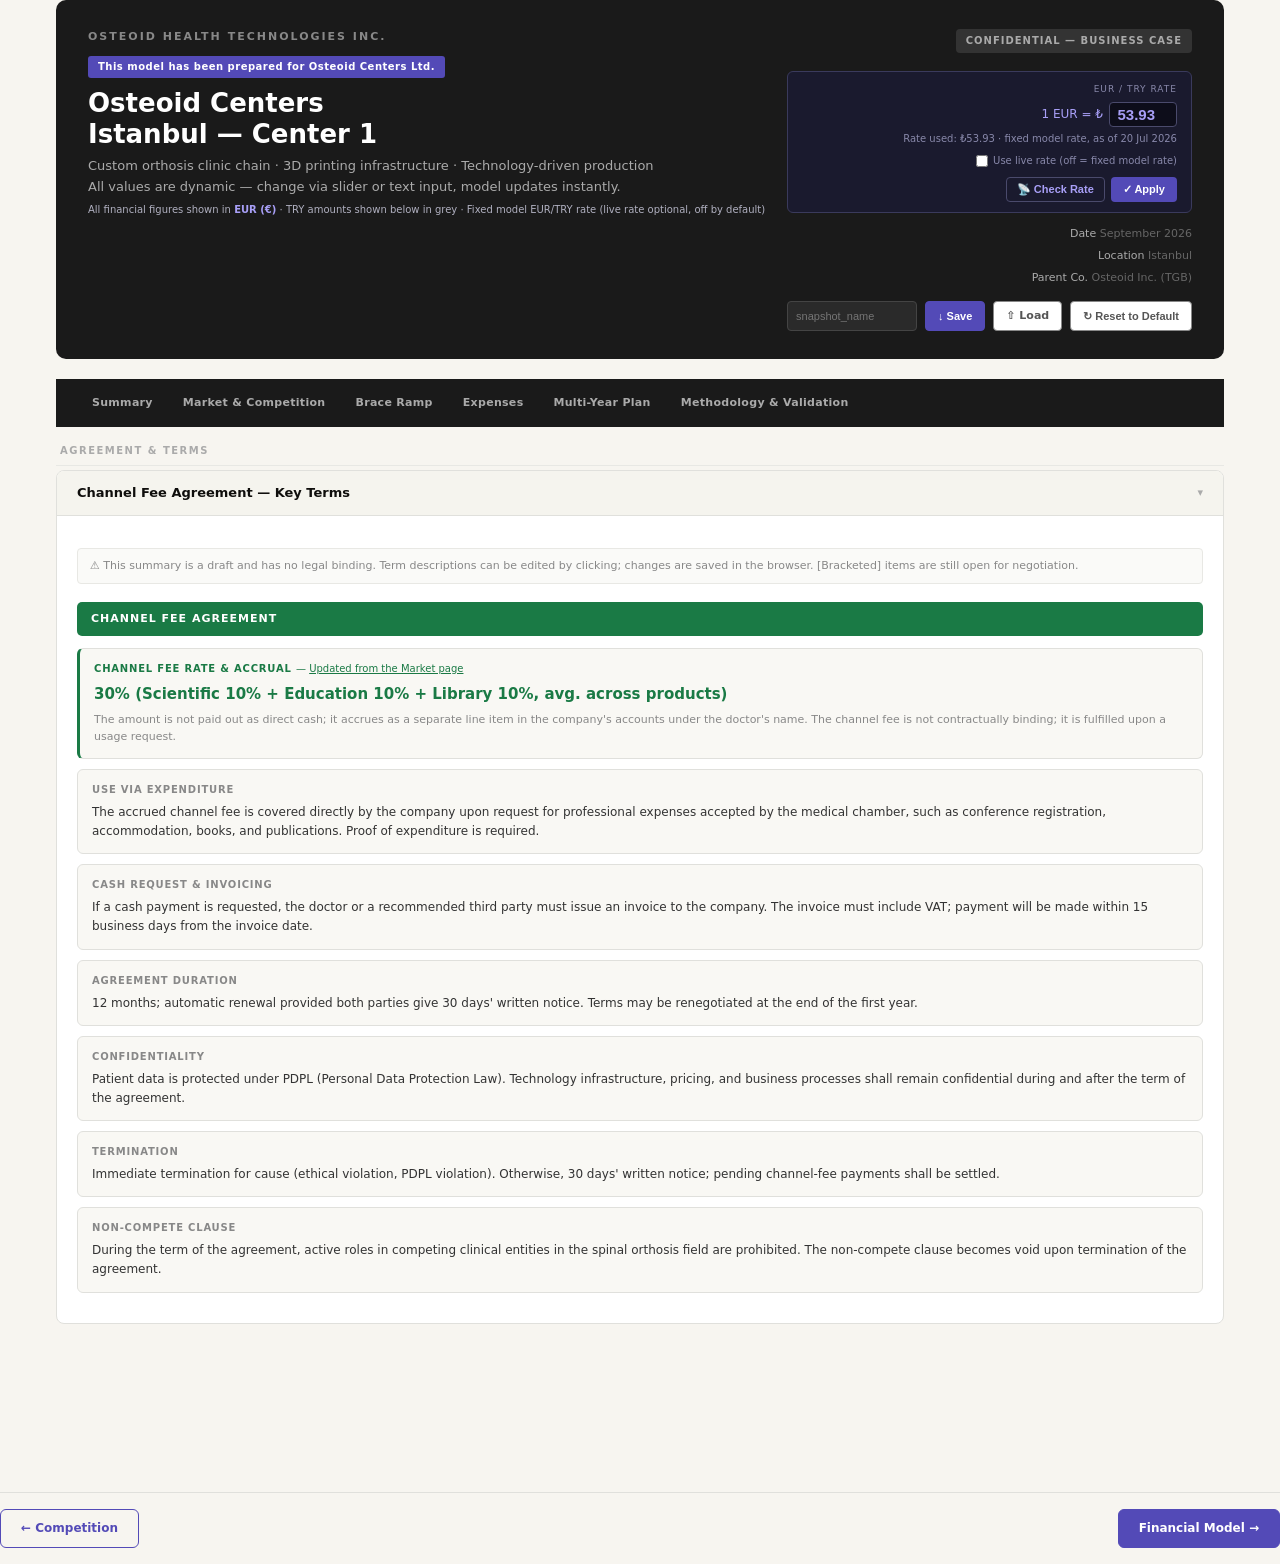
<file: agreement.html>
<!DOCTYPE html>
<html lang="en">
<head>
<meta charset="UTF-8">
<meta name="viewport" content="width=device-width, initial-scale=1.0">
<title>Osteoid — Agreement</title>
<link rel="stylesheet" href="style.css">
<script>window.PAGE_ID='sozlesme';</script>
<style>

.soz-grid { display: grid; grid-template-columns: 1fr 1fr; gap: 20px; }
@media (max-width: 800px) { .soz-grid { grid-template-columns: 1fr; } }
html:not(.mode-investor) .soz-grid { grid-template-columns: 1fr; } /* business mode: Channel Fee Agreement only (BC-2) */

.soz-col-title { font-size: 11px; font-weight: 800; text-transform: uppercase; letter-spacing: 1px; color: #fff; padding: 8px 14px; border-radius: 5px; margin-bottom: 12px; }
.soz-col-title.yatirimci { background: #534AB7; }
.soz-col-title.hekim { background: #1a7a45; }

.term-card { background: #f9f8f4; border: 1px solid #e0e0dc; border-radius: 6px; padding: 12px 14px; margin-bottom: 10px; }
.term-title { font-size: 10px; font-weight: 700; text-transform: uppercase; letter-spacing: 0.8px; color: #888; margin-bottom: 5px; }
.term-body { font-size: 12px; color: #333; line-height: 1.6; outline: none; border-radius: 3px; }
.term-body:focus { outline: 1px solid #534AB7; background: #fff; padding: 3px 5px; margin: -3px -5px; }

.gdoc-box { display: flex; gap: 10px; align-items: center; flex-wrap: wrap; margin-top: 12px; }
.gdoc-input { flex: 1; min-width: 260px; font-size: 12px; padding: 9px 12px; border: 1px solid #d0d0cc; border-radius: 6px; background: #fafaf8; color: #1a1a1a; }
.gdoc-input:focus { outline: 1px solid #534AB7; }
.gdoc-btn { font-size: 12px; font-weight: 700; padding: 9px 18px; border-radius: 6px; cursor: pointer; white-space: nowrap; transition: all .15s; }
.gdoc-btn.primary { border: 1.5px solid #534AB7; background: #534AB7; color: #fff; }
.gdoc-btn.primary:hover { background: #4239a6; }
.gdoc-btn.secondary { border: 1.5px solid #534AB7; background: #fff; color: #534AB7; }
.gdoc-btn.secondary:hover { background: #f4f3ff; }
</style>
</head>
<body>
<div class="page" style="padding-top:0">

<div id="layout-header"></div>
<div class="group-label">Agreement &amp; Terms</div>


<!-- Shareholders Agreement -->
<div class="section inv-only">
  <div class="section-header open" onclick="tog(this)"><h2>Shareholders Agreement</h2><span class="tog">▾</span></div>
  <div class="section-body" style="display:block;">
    <div class="note-box" style="margin-bottom:14px;">
      The draft shareholders agreement is being prepared on Google Docs. Paste the link below — it will be saved and the same link will open each session.
    </div>
    <div class="gdoc-box">
      <input type="url" id="gdocUrl" class="gdoc-input" placeholder="https://docs.google.com/document/d/...">
      <button class="gdoc-btn secondary" onclick="saveGdocUrl()">Save</button>
      <button class="gdoc-btn primary" onclick="openGdoc()">↗ Open in Google Docs</button>
    </div>
    <div id="gdocStatus" style="font-size:11px;margin-top:8px;color:#888;"></div>
  </div>
</div>

<!-- Key Terms General Summary -->
<div class="section" id="keyTermsSection" data-terms-version="6">
  <div class="section-header open" onclick="tog(this)"><h2><span class="inv-only">Key Terms — General Summary</span><span class="biz-only">Channel Fee Agreement — Key Terms</span></h2><span class="tog">▾</span></div>
  <div class="section-body" style="display:block;">
    <div class="note-box" style="margin-bottom:18px;">⚠ This summary is a draft and has no legal binding. Term descriptions can be edited by clicking; changes are saved in the browser. [Bracketed] items are still open for negotiation.</div>
    <div class="soz-grid">

      <!-- INVESTOR -->
      <div class="inv-only">
        <div class="soz-col-title yatirimci">Investor Agreement — Two-Stage Committed Structure</div>

        <div class="term-card" style="border-left:3px solid #534AB7;">
          <div class="term-title" style="color:#534AB7;">Structure — Stage 1 &amp; Stage 2</div>
          <div class="term-body" contenteditable="true" id="term_Y_structure" onblur="saveTerm('Y_structure',this)">A committed two-closing deal, not a single round: one Shareholders' Agreement executed at Stage-1 signing. <strong>Stage 1 ("Bridge"), €500,000</strong> — funds incorporation of the clinic A.Ş., the Istanbul build-out, and working capital (~€300,000 + reserve). <strong>Stage 2 ("Full Commitment")</strong> — the satellite build-outs + remaining reserve — is a binding obligation that closes automatically once objective Istanbul milestones are met: an operational clinic and first [X] braces delivered by Month [Y]. The investor may walk away from Stage 2 only if those milestones are not met.</div>
        </div>



        <div class="term-card" style="border-left:3px solid #D85A30;">
          <div class="term-title" style="color:#D85A30;">Technology Availability &amp; Survival</div>
          <div class="term-body" contenteditable="true" id="term_Y_techavail" onblur="saveTerm('Y_techavail',this)">Design-library and source materials are held in escrow, with defined service levels for uptime and support; a change of control of Osteoid A.Ş. or its parent does not interrupt them.</div>
        </div>

        <div class="term-card">
          <div class="term-title">Exit Mechanics (Symmetric)</div>
          <div class="term-body" contenteditable="true" id="term_Y_exit" onblur="saveTerm('Y_exit',this)">Mutual right of first refusal (ROFR) applies to any share transfer by either party. Tag-along rights protect whichever party is the minority holder at the time of a sale. Drag-along rights apply above a floor price of [€ __]. From Year [3] onward, either party may trigger a mutual buy-sell: the offering party names a price per share, and the receiving party must either sell its stake at that price or buy the offeror's stake at the same price.</div>
        </div>

        <div class="term-card">
          <div class="term-title">Dividend Policy</div>
          <div class="term-body" contenteditable="true" id="term_Y_dividend" onblur="saveTerm('Y_dividend',this)">At least [60]% of distributable profit — after setting aside a defined working-capital reserve — is distributed annually, starting from the first cumulative-positive year.</div>
        </div>

        <div class="term-card">
          <div class="term-title">Entity &amp; Tax Treatment</div>
          <div class="term-body" contenteditable="true" id="term_Y_entity" onblur="saveTerm('Y_entity',this)">The clinic company is incorporated as an A.Ş. (joint-stock company), with share certificates printed at closing. This starts the 2-year holding-period clock for the Turkish personal capital-gains tax exemption for Turkish tax-resident shareholders — to be confirmed by the company's YMM (certified public accountant).</div>
        </div>

      </div>

      <!-- DOCTOR PARTNERSHIP -->
      <div>
        <div class="soz-col-title hekim">Channel Fee Agreement</div>
        <div class="note-box inv-only" style="margin-bottom:12px;border-left:3px solid #1a7a45;">Doctor investors may participate directly or through a holding entity; the participation structure is set out in the shareholders' agreement.</div>

        <div class="term-card" style="border-left:3px solid #1a7a45;">
          <div class="term-title" style="color:#1a7a45;">Channel Fee Rate &amp; Accrual <span style="font-weight:400;text-transform:none;letter-spacing:0;font-size:10px;">— <a href="market.html" style="color:#1a7a45;">Updated from the Market page</a></span></div>
          <div class="term-body" id="term_H_komisyon" style="font-size:15px;font-weight:700;color:#1a7a45;">—</div>
          <div style="font-size:11px;color:#888;margin-top:5px;">The amount is not paid out as direct cash; it accrues as a separate line item in the company's accounts under the doctor's name. The channel fee is not contractually binding; it is fulfilled upon a usage request.</div>
        </div>

        <div class="term-card">
          <div class="term-title">Use via Expenditure</div>
          <div class="term-body" contenteditable="true" id="term_H_odeme" onblur="saveTerm('H_odeme',this)">The accrued channel fee is covered directly by the company upon request for professional expenses accepted by the medical chamber, such as conference registration, accommodation, books, and publications. Proof of expenditure is required.</div>
        </div>

        <div class="term-card">
          <div class="term-title">Cash Request &amp; Invoicing</div>
          <div class="term-body" contenteditable="true" id="term_H_fatura" onblur="saveTerm('H_fatura',this)">If a cash payment is requested, the doctor or a recommended third party must issue an invoice to the company. The invoice must include VAT; payment will be made within 15 business days from the invoice date.</div>
        </div>

        <div class="term-card inv-only" style="border-left:3px solid #D4537E;">
          <div class="term-title" style="color:#D4537E;">Channel Share — Equity Conversion Right</div>
          <div class="term-body" contenteditable="true" id="term_H_kanal" onblur="saveTerm('H_kanal',this)">Doctors who establish and sustain the referral channel have the right to use their accrued channel shares, in exchange for that contribution, to purchase shares in the company at a discounted price at a later stage. Conversion terms (price discount, duration, minimum accrued share amount) shall be determined by separate mutual agreement between the parties.</div>
        </div>

        <div class="term-card">
          <div class="term-title">Agreement Duration</div>
          <div class="term-body" contenteditable="true" id="term_H_sure" onblur="saveTerm('H_sure',this)">12 months; automatic renewal provided both parties give 30 days' written notice. Terms may be renegotiated at the end of the first year.</div>
        </div>

        <div class="term-card">
          <div class="term-title">Confidentiality</div>
          <div class="term-body" contenteditable="true" id="term_H_gizlilik" onblur="saveTerm('H_gizlilik',this)">Patient data is protected under PDPL (Personal Data Protection Law). Technology infrastructure, pricing, and business processes shall remain confidential during and after the term of the agreement.</div>
        </div>

        <div class="term-card">
          <div class="term-title">Termination</div>
          <div class="term-body" contenteditable="true" id="term_H_fesih" onblur="saveTerm('H_fesih',this)">Immediate termination for cause (ethical violation, PDPL violation). Otherwise, 30 days' written notice; pending channel-fee payments shall be settled.</div>
        </div>

        <div class="term-card">
          <div class="term-title">Non-Compete Clause</div>
          <div class="term-body" contenteditable="true" id="term_H_rekabet" onblur="saveTerm('H_rekabet',this)">During the term of the agreement, active roles in competing clinical entities in the spinal orthosis field are prohibited. The non-compete clause becomes void upon termination of the agreement.</div>
        </div>
      </div>

    </div>
  </div>
</div>

</div><!-- /nav-wrap -->

<div style="display:flex;justify-content:space-between;margin-top:28px;padding:16px 0;border-top:1px solid #e0e0dc;">
  <a href="competition.html" style="display:inline-flex;align-items:center;gap:6px;font-size:12px;font-weight:700;color:#534AB7;text-decoration:none;padding:9px 20px;border:1.5px solid #534AB7;border-radius:6px;">&#8592; Competition</a>
  <a href="formula-validation.html" style="display:inline-flex;align-items:center;gap:6px;font-size:12px;font-weight:700;color:#fff;text-decoration:none;padding:9px 20px;background:#534AB7;border:1.5px solid #534AB7;border-radius:6px;">Financial Model &#8594;</a>
</div>

</div><!-- /page -->

<script src="shared.js"></script>
<script>
const GDOC_KEY = 'osteoid_gdoc';

function saveGdocUrl() {
  const url = document.getElementById('gdocUrl').value.trim();
  localStorage.setItem(GDOC_KEY, url);
  const st = document.getElementById('gdocStatus');
  st.textContent = url ? '✓ Saved' : 'URL cleared.';
  st.style.color = url ? '#1a7a45' : '#888';
}

function openGdoc() {
  const url = (document.getElementById('gdocUrl').value.trim()) || localStorage.getItem(GDOC_KEY) || '';
  if (!url) {
    const st = document.getElementById('gdocStatus');
    st.textContent = 'Please enter and save a Google Docs link first.';
    st.style.color = '#c0392b';
    return;
  }
  window.open(url, '_blank');
}

function saveTerm(key, el) {
  localStorage.setItem('osteoid_term_' + key, el.textContent.trim());
}


window.addEventListener('load', function() {
  const url = localStorage.getItem(GDOC_KEY) || 'https://docs.google.com/document/d/1A6S8b0mF-fuwrObXXbo11ZzjeAXH3XvB5TcYdH1_aao/edit?usp=sharing';
  document.getElementById('gdocUrl').value = url;
  if (url) {
    const st = document.getElementById('gdocStatus');
    st.textContent = '✓ Saved link loaded';
    st.style.color = '#1a7a45';
  }

  // Channel Fee Rate term card is kept live by shared.js's
  // refreshAgreementTerms(), called on every recalc() (not just once here
  // on load) — see shared.js for the computation.

  // If the Key Terms section's committed defaults change (new term cards,
  // renamed ids, reworded stance), bump data-terms-version on the section
  // and wipe any osteoid_term_* keys saved under the old version — otherwise
  // a visitor's stale browser edits mask the new defaults forever.
  const TERMS_VERSION_KEY = 'osteoid_terms_version';
  const termsSection = document.getElementById('keyTermsSection');
  const currentTermsVersion = termsSection ? termsSection.getAttribute('data-terms-version') : null;
  if (currentTermsVersion && localStorage.getItem(TERMS_VERSION_KEY) !== currentTermsVersion) {
    Object.keys(localStorage).forEach(function(k) {
      if (k.indexOf('osteoid_term_') === 0) localStorage.removeItem(k);
    });
    localStorage.setItem(TERMS_VERSION_KEY, currentTermsVersion);
  }

  ['Y_structure','Y_techavail','Y_exit','Y_dividend','Y_entity',
   'H_odeme','H_fatura','H_kanal','H_sure','H_gizlilik','H_fesih','H_rekabet'].forEach(function(k) {
    const saved = localStorage.getItem('osteoid_term_' + k);
    const el = document.getElementById('term_' + k);
    if (saved && el) el.textContent = saved;
  });
});
</script>
</body>
</html>
</file>
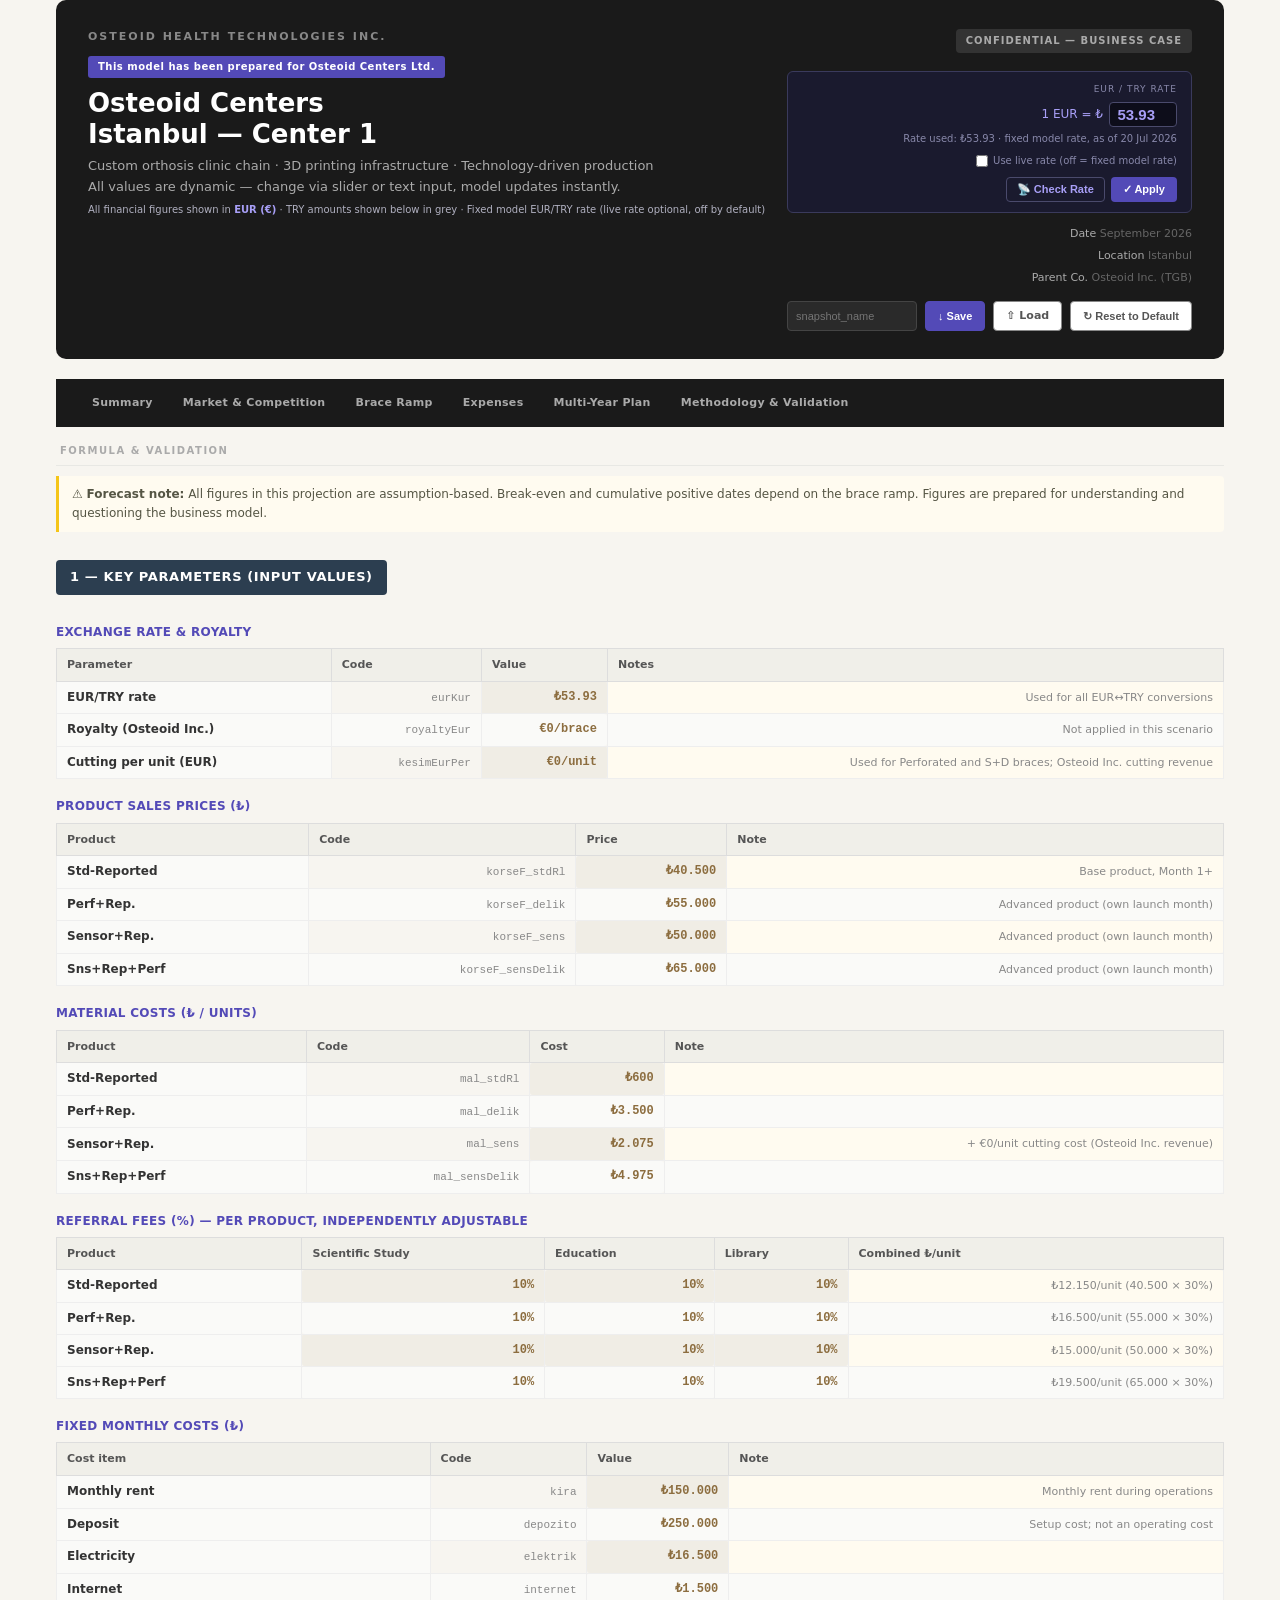
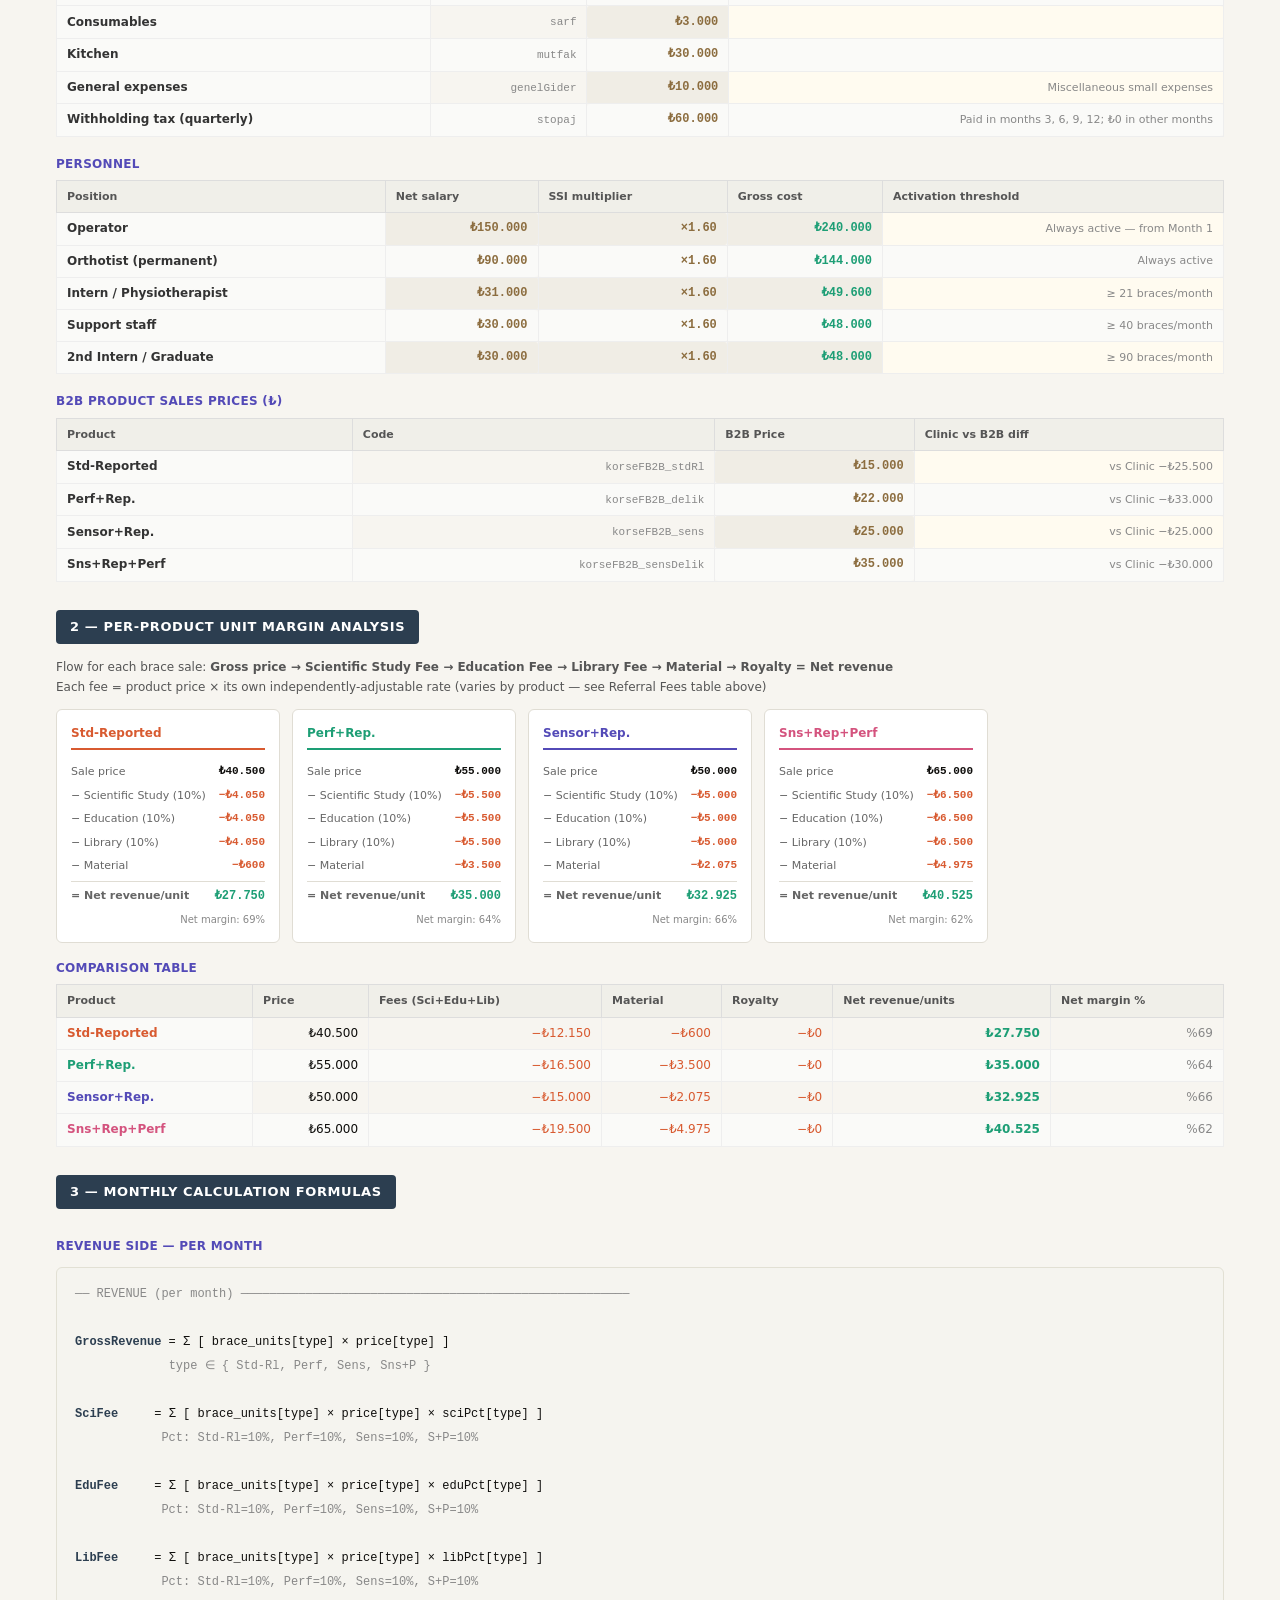
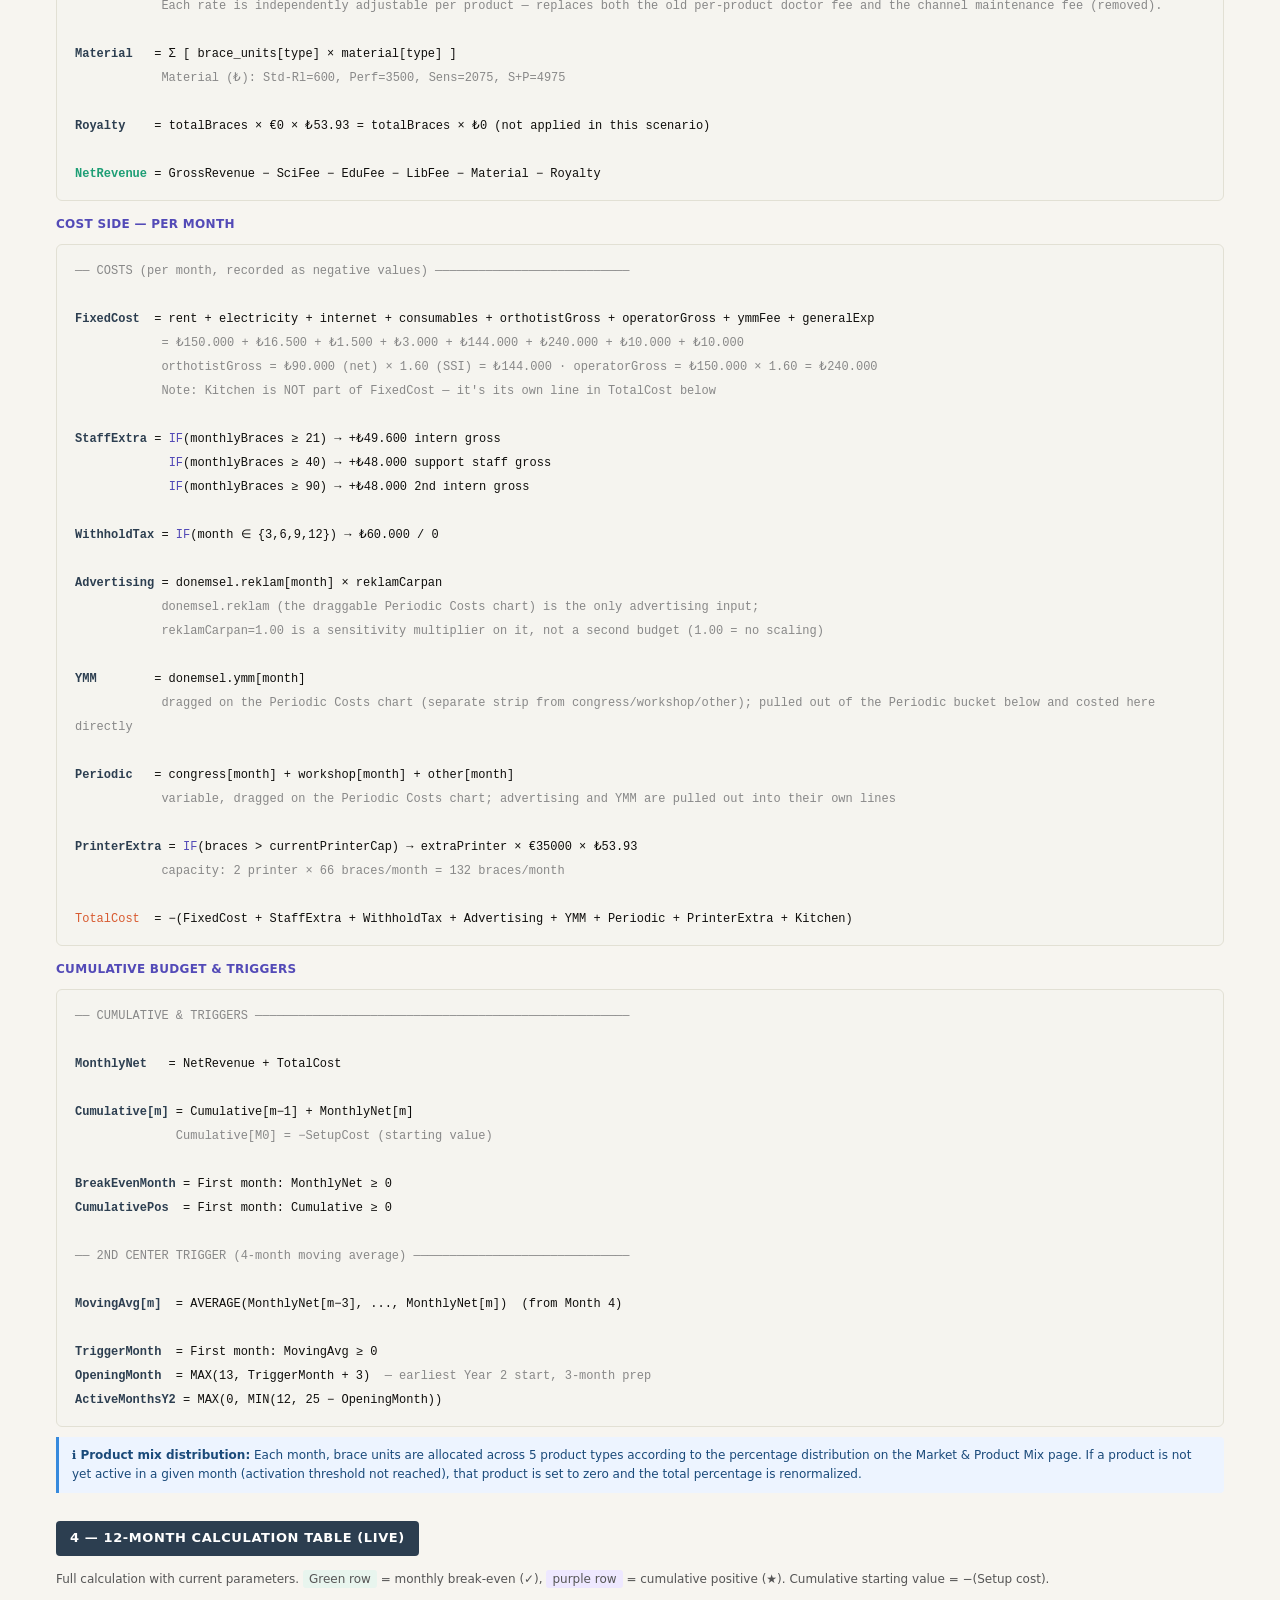
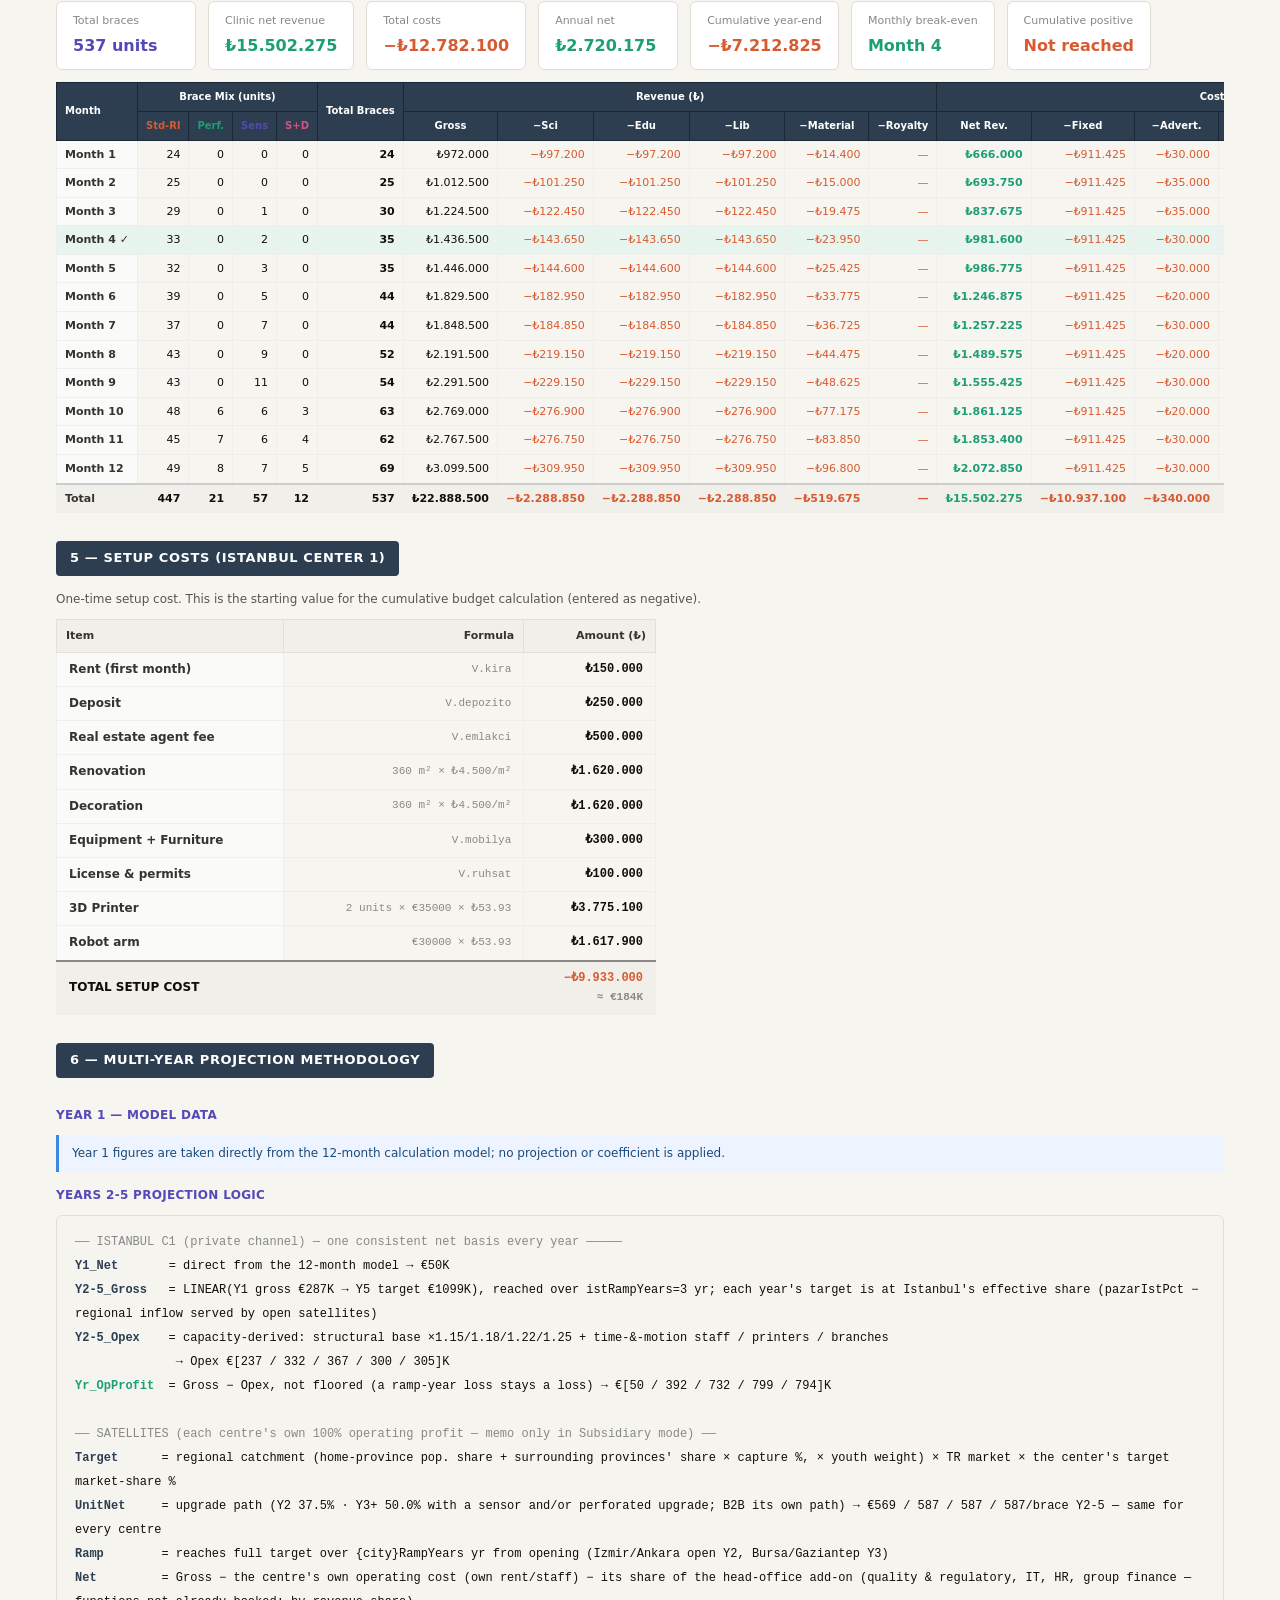
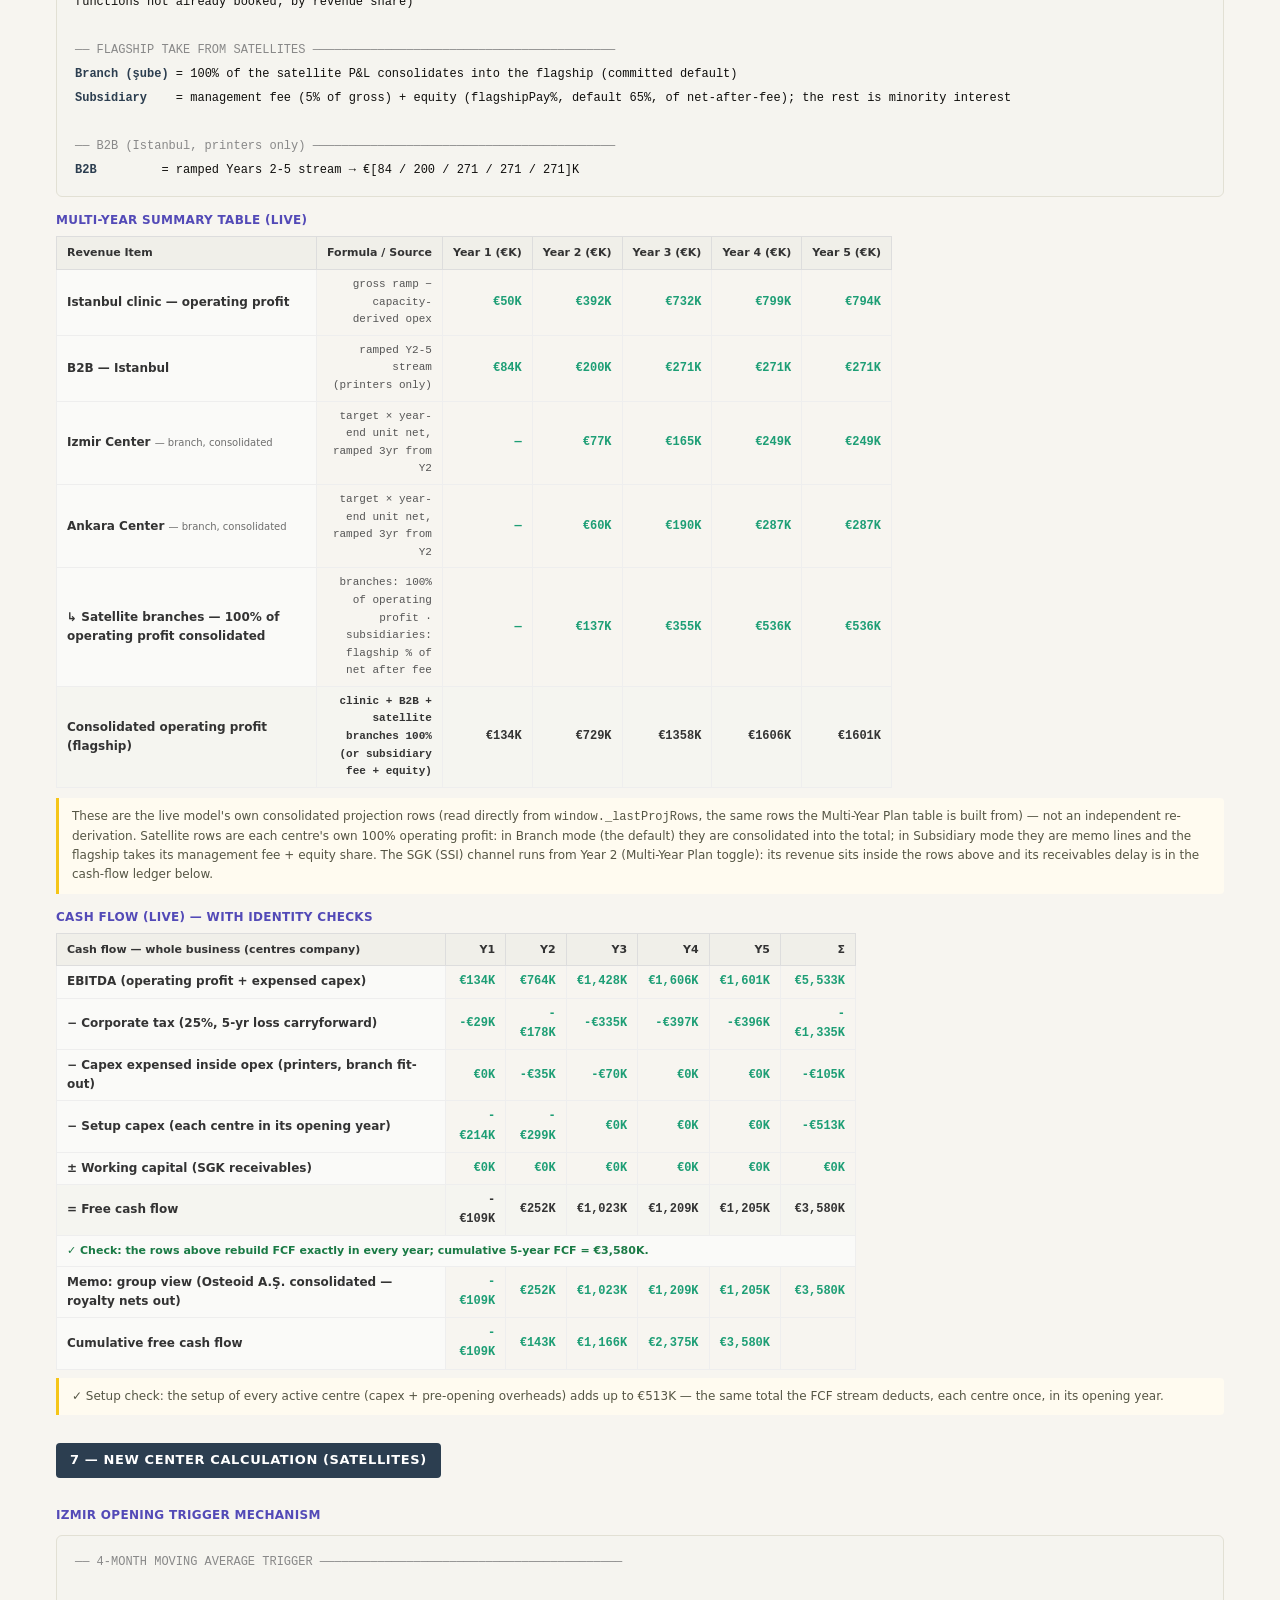
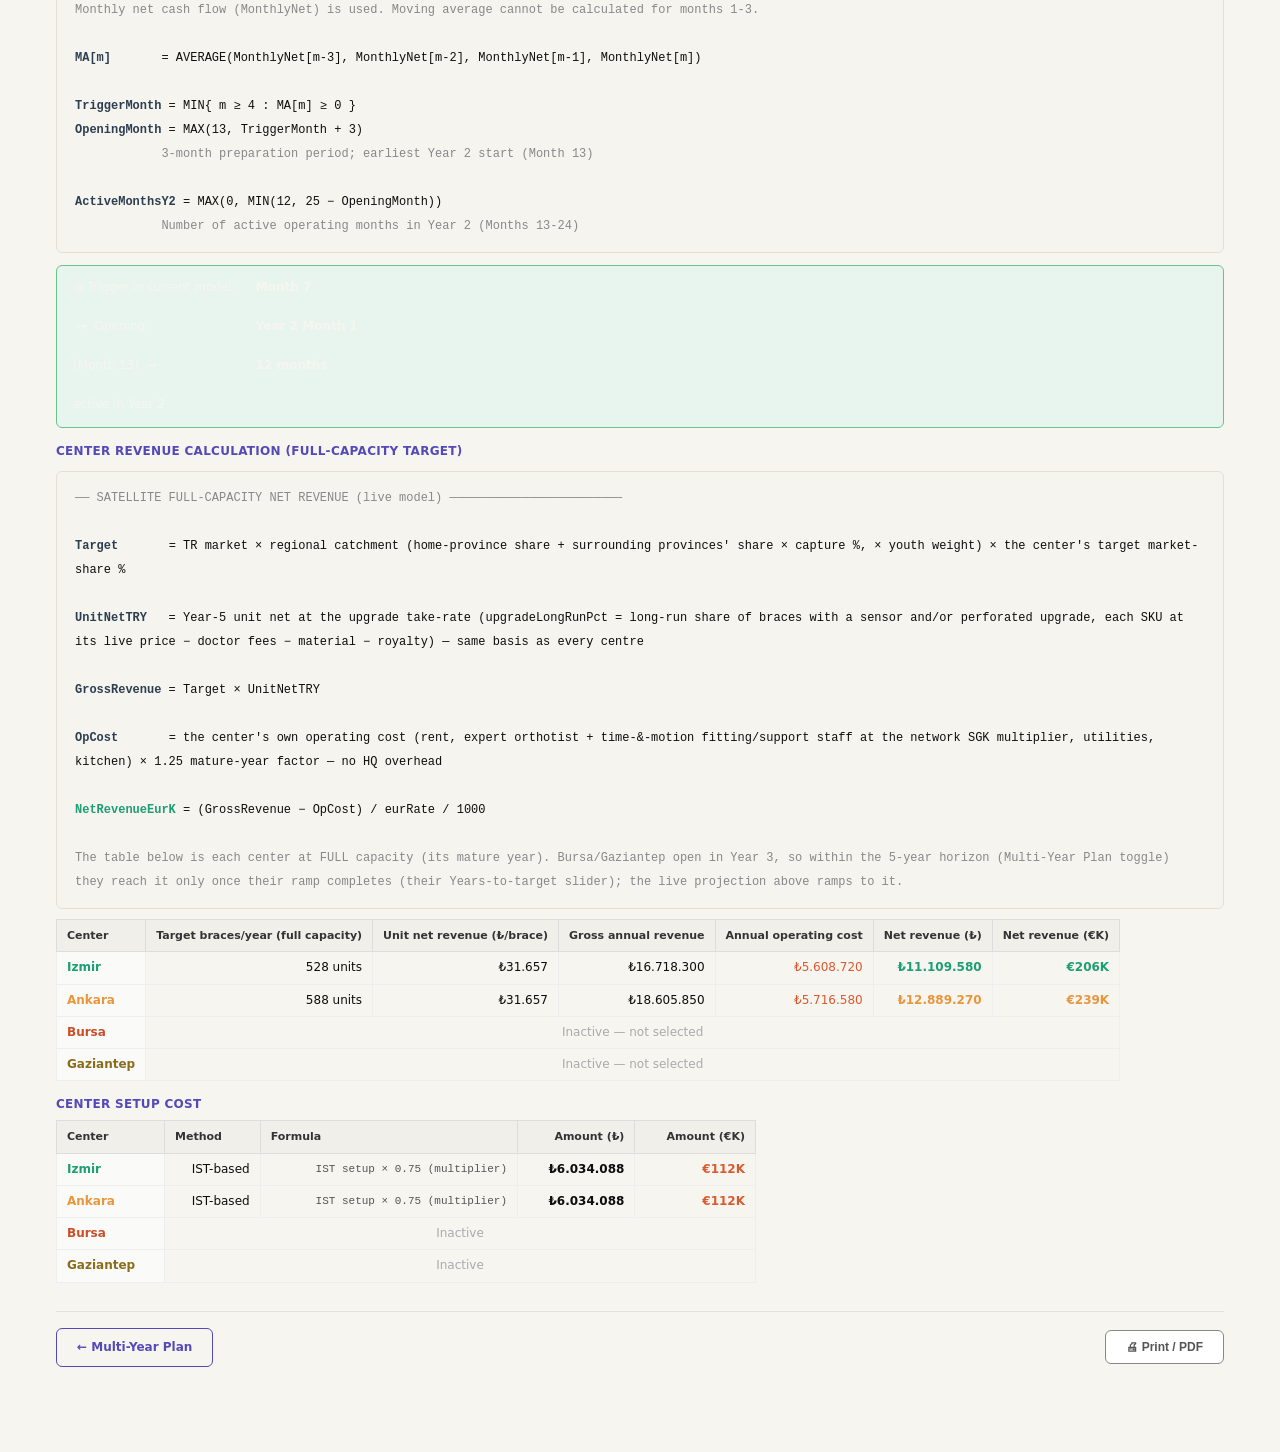
<file: formula-validation.html>
<!DOCTYPE html>
<html lang="en">
<head>
<meta charset="UTF-8"><meta name="viewport" content="width=device-width, initial-scale=1.0">
<title>Formula Validation — Osteoid Centers</title>
<link rel="stylesheet" href="style.css">
<script>window.PAGE_ID='saglamasayfasi';</script>
<style>


.sec { margin: 28px 0; }
.sec-title {
  font-size: 13px; font-weight: 900; color: #fff; background: #2c3e50;
  padding: 7px 14px; border-radius: 4px; text-transform: uppercase;
  letter-spacing: 0.6px; margin-bottom: 14px; display: inline-block;
}
.sub-title { font-size: 12px; font-weight: 800; color: #534AB7; margin: 14px 0 6px; text-transform: uppercase; letter-spacing: 0.3px; }

/* Parameter table */
.param-tbl { width: 100%; border-collapse: collapse; font-size: 12px; margin-bottom: 18px; }
.param-tbl th { background: #f0efe9; padding: 7px 10px; text-align: left; font-size: 11px; font-weight: 700; color: #555; border: 1px solid #ddd; }
.param-tbl td { padding: 6px 10px; border: 1px solid #eee; vertical-align: middle; }
.param-tbl tr:nth-child(even) td { background: #fafaf8; }
.param-tbl td.val { font-family: monospace; font-size: 12px; font-weight: 700; background: #f0ede5; color: #8c6d3f; border-radius: 3px; white-space: nowrap; }
.param-tbl td.note { color: #888; font-size: 11px; }

/* Formula boxes */
.fbox {
  background: #f5f4ef; border: 1px solid #e2e0d4; border-radius: 6px;
  padding: 14px 18px; margin: 10px 0; font-family: 'Courier New', monospace;
  font-size: 12px; line-height: 2; white-space: pre-wrap;
}
.fbox .c  { color: #888; }
.fbox .r  { color: #1D9E75; font-weight: 700; }
.fbox .d  { color: #D85A30; }
.fbox .b  { color: #534AB7; }
.fbox .k  { color: #2c3e50; font-weight: 700; }

/* Product margin cards */
.prod-grid { display: grid; grid-template-columns: repeat(auto-fill, minmax(200px, 1fr)); gap: 12px; margin-bottom: 16px; }
.prod-card { border: 1px solid #e0ddd4; border-radius: 6px; padding: 14px; background: #fff; }
.prod-card h4 { margin: 0 0 10px; font-size: 12px; font-weight: 800; color: #333; border-bottom: 2px solid currentColor; padding-bottom: 5px; }
.prod-line { display: flex; justify-content: space-between; font-size: 11px; padding: 3px 0; }
.prod-line .lbl { color: #666; }
.prod-line .val { font-family: monospace; font-weight: 700; }
.prod-line.deduct .val { color: #D85A30; }
.prod-line.net { border-top: 1px solid #e0ddd4; padding-top: 5px; margin-top: 3px; font-weight: 800; }
.prod-line.net .val { color: #1D9E75; font-size: 12px; }

/* Monthly table */
.mtbl-wrap { overflow-x: auto; margin-bottom: 12px; }
.mtbl { border-collapse: collapse; font-size: 11px; min-width: 900px; }
.mtbl th { background: #2c3e50; color: #fff; padding: 6px 8px; text-align: center; font-size: 10px; white-space: nowrap; border: 1px solid #1a2836; }
.mtbl th.lft { text-align: left; }
.mtbl td { padding: 5px 8px; border: 1px solid #eee; text-align: right; white-space: nowrap; font-size: 11px; }
.mtbl td.lft { text-align: left; font-weight: 700; }
.mtbl td.neg { color: #D85A30; }
.mtbl td.pos { color: #1D9E75; }
.mtbl td.neu { color: #534AB7; }
.mtbl tr.bas td { background: #e8f5ee; }
.mtbl tr.poz td { background: #eee8ff; }
.mtbl tr.tot td { background: #f0efe9; font-weight: 700; border-top: 2px solid #ccc; }

/* Setup breakdown */
.setup-tbl { width: 100%; border-collapse: collapse; font-size: 12px; max-width: 600px; }
.setup-tbl td { padding: 7px 12px; border: 1px solid #eee; }
.setup-tbl td.formula { font-family: monospace; font-size: 11px; color: #888; }
.setup-tbl td.result { font-family: monospace; font-weight: 700; text-align: right; }
.setup-tbl tr.total td { background: #f0efe9; font-weight: 700; border-top: 2px solid #888; }

/* Projection table */
.proj-tbl { border-collapse: collapse; font-size: 12px; width: 100%; max-width: 800px; }
.proj-tbl th { background: #f0efe9; padding: 7px 10px; font-size: 11px; font-weight: 700; border: 1px solid #ddd; text-align: left; }
.proj-tbl td { padding: 6px 10px; border: 1px solid #eee; }
.proj-tbl td.formula { font-family: monospace; font-size: 11px; color: #555; }
.proj-tbl td.result { font-family: monospace; font-weight: 700; text-align: right; color: #1D9E75; }
.proj-tbl tr.grp td { background: #f5f5f0; font-weight: 700; color: #333; }

/* Note box */
.note { background: #fffbf0; border-left: 3px solid #f5c518; padding: 9px 13px; margin: 10px 0; font-size: 12px; color: #554; border-radius: 0 4px 4px 0; }
.info { background: #edf4ff; border-left: 3px solid #378ADD; padding: 9px 13px; margin: 10px 0; font-size: 12px; color: #1a4a7a; border-radius: 0 4px 4px 0; }

/* Trigger box */
.trigger-box { background: #e8f5ee; border: 1px solid #68c48a; border-radius: 6px; padding: 12px 16px; font-size: 12px; margin: 12px 0; }

/* Print button */
.print-btn {
  position: fixed; bottom: 24px; right: 24px; background: #534AB7; color: #fff;
  border: none; padding: 11px 20px; border-radius: 6px; font-size: 13px;
  font-weight: 700; cursor: pointer; box-shadow: 0 3px 10px rgba(0,0,0,0.25); z-index: 999;
}

/* KPI row */
.kpi-row { display: flex; flex-wrap: wrap; gap: 12px; margin: 12px 0; }
.kpi-box { background: #fff; border: 1px solid #e0ddd4; border-radius: 6px; padding: 10px 16px; min-width: 140px; }
.kpi-box .klbl { font-size: 11px; color: #888; margin-bottom: 3px; }
.kpi-box .kval { font-size: 16px; font-weight: 900; }
.kpi-box .kval.pos { color: #1D9E75; }
.kpi-box .kval.neg { color: #D85A30; }
.kpi-box .kval.neu { color: #534AB7; }

@media print {
  .nav-wrap { display: none; }
  .sec { page-break-inside: avoid; }
  .mtbl-wrap { overflow-x: visible; }
}
</style>
</head>
<body>
<div class="page" style="padding-top:0">

<div id="layout-header"></div>
<div class="group-label">Formula &amp; Validation</div>

<div class="note">⚠️ <strong>Forecast note:</strong> All figures in this projection are assumption-based. Break-even and cumulative positive dates depend on the brace ramp. Figures are prepared for understanding and questioning the business model<span class="inv-only">, not for investment decisions</span>.</div>

<!-- ══════════════════════════════════════════════════════════ -->
<!-- SECTION 1: PARAMETRELER -->
<!-- ══════════════════════════════════════════════════════════ -->
<div class="sec">
  <div class="sec-title">1 — Key Parameters (Input Values)</div>

  <div class="sub-title">Exchange Rate &amp; Royalty</div>
  <table class="param-tbl">
    <thead><tr><th>Parameter</th><th>Code</th><th>Value</th><th>Notes</th></tr></thead>
    <tbody id="p_kur"></tbody>
  </table>

  <div class="sub-title">Product Sales Prices (₺)</div>
  <table class="param-tbl">
    <thead><tr><th>Product</th><th>Code</th><th>Price</th><th>Note</th></tr></thead>
    <tbody id="p_fiyat"></tbody>
  </table>

  <div class="sub-title">Material Costs (₺ / units)</div>
  <table class="param-tbl">
    <thead><tr><th>Product</th><th>Code</th><th>Cost</th><th>Note</th></tr></thead>
    <tbody id="p_malzeme"></tbody>
  </table>

  <div class="sub-title">Referral Fees (%) — per product, independently adjustable</div>
  <table class="param-tbl">
    <thead><tr><th>Product</th><th>Scientific Study</th><th>Education</th><th>Library</th><th>Combined ₺/unit</th></tr></thead>
    <tbody id="p_danis"></tbody>
  </table>

  <div class="sub-title">Fixed Monthly Costs (₺)</div>
  <table class="param-tbl">
    <thead><tr><th>Cost item</th><th>Code</th><th>Value</th><th>Note</th></tr></thead>
    <tbody id="p_sabit"></tbody>
  </table>

  <div class="sub-title">Personnel</div>
  <table class="param-tbl">
    <thead><tr><th>Position</th><th>Net salary</th><th>SSI multiplier</th><th>Gross cost</th><th>Activation threshold</th></tr></thead>
    <tbody id="p_personel"></tbody>
  </table>

  <div class="sub-title">B2B Product Sales Prices (₺)</div>
  <table class="param-tbl">
    <thead><tr><th>Product</th><th>Code</th><th>B2B Price</th><th>Clinic vs B2B diff</th></tr></thead>
    <tbody id="p_b2b"></tbody>
  </table>
</div>

<!-- ══════════════════════════════════════════════════════════ -->
<!-- SECTION 2: BİRİM MARJİ -->
<!-- ══════════════════════════════════════════════════════════ -->
<div class="sec">
  <div class="sec-title">2 — Per-Product Unit Margin Analysis</div>
  <p style="font-size:12px;color:#555;margin:0 0 12px;">
    Flow for each brace sale: <strong>Gross price → Scientific Study Fee → Education Fee → Library Fee → Material → Royalty = Net revenue</strong><br>
    Each fee = product price × its own independently-adjustable rate (<span id="kanalPctDisp">—</span>)
  </p>
  <div class="prod-grid" id="urunMarjWrap"></div>

  <div class="sub-title">Comparison Table</div>
  <table class="param-tbl" id="marjKarsilastirma">
    <thead><tr><th>Product</th><th>Price</th><th>Fees (Sci+Edu+Lib)</th><th>Material</th><th>Royalty</th><th>Net revenue/units</th><th>Net margin %</th></tr></thead>
    <tbody></tbody>
  </table>
</div>

<!-- ══════════════════════════════════════════════════════════ -->
<!-- SECTION 3: FORMÜLLER -->
<!-- ══════════════════════════════════════════════════════════ -->
<div class="sec">
  <div class="sec-title">3 — Monthly Calculation Formulas</div>

  <div class="sub-title">Revenue Side — Per Month</div>
  <div class="fbox" id="formulGelir"></div>

  <div class="sub-title">Cost Side — Per Month</div>
  <div class="fbox" id="formulGider"></div>

  <div class="sub-title">Cumulative Budget &amp; Triggers</div>
  <div class="fbox" id="formulKumulatif"></div>

  <div class="info">ℹ️ <strong>Product mix distribution:</strong> Each month, brace units are allocated across 5 product types according to the percentage distribution on the Market &amp; Product Mix page. If a product is not yet active in a given month (activation threshold not reached), that product is set to zero and the total percentage is renormalized.</div>
</div>

<!-- ══════════════════════════════════════════════════════════ -->
<!-- SECTION 4: 12 AYLIK TABLO -->
<!-- ══════════════════════════════════════════════════════════ -->
<div class="sec">
  <div class="sec-title">4 — 12-Month Calculation Table (Live)</div>
  <p style="font-size:12px;color:#555;margin:0 0 10px;">
    Full calculation with current parameters. <span style="background:#e8f5ee;padding:2px 6px;border-radius:3px;">Green row</span> = monthly break-even (✓),
    <span style="background:#eee8ff;padding:2px 6px;border-radius:3px;">purple row</span> = cumulative positive (★).
    Cumulative starting value = −(Setup cost).
  </p>

  <div class="kpi-row" id="ozet_kpi"></div>

  <div class="mtbl-wrap">
    <table class="mtbl" id="monthlyTbl">
      <thead>
        <tr>
          <th class="lft" rowspan="2">Month</th>
          <th colspan="4">Brace Mix (units)</th>
          <th rowspan="2">Total Braces</th>
          <th colspan="6">Revenue (₺)</th>
          <th colspan="6">Cost (₺)</th>
          <th rowspan="2">Monthly Net (₺)</th>
          <th rowspan="2">Cumulative (₺)</th>
        </tr>
        <tr>
          
          <th style="color:#D85A30;">Std-Rl</th>
          <th style="color:#1D9E75;">Perf.</th>
          <th style="color:#534AB7;">Sens</th>
          <th style="color:#D4537E;">S+D</th>
          <th>Gross</th>
          <th>−Sci</th>
          <th>−Edu</th>
          <th>−Lib</th>
          <th>−Material</th>
          <th>−Royalty</th>
          <th>Net Rev.</th>
          <th>−Fixed</th>
          <th>−Advert.</th>
          <th>−Kitchen</th>
          <th>−W.Tax</th>
          <th>−Period/YMM/Prnt</th>
        </tr>
      </thead>
      <tbody id="monthlyTbody"></tbody>
    </table>
  </div>
</div>

<!-- ══════════════════════════════════════════════════════════ -->
<!-- SECTION 5: KURULUM GİDERLERİ -->
<!-- ══════════════════════════════════════════════════════════ -->
<div class="sec">
  <div class="sec-title">5 — Setup Costs (Istanbul Center 1)</div>
  <p style="font-size:12px;color:#555;margin:0 0 10px;">One-time setup cost. This is the starting value for the cumulative budget calculation (entered as negative).</p>
  <table class="setup-tbl" id="kurulumTbl"></table>
</div>

<!-- ══════════════════════════════════════════════════════════ -->
<!-- SECTION 6: 3 YILLIK PROJEKSİYON -->
<!-- ══════════════════════════════════════════════════════════ -->
<div class="sec">
  <div class="sec-title">6 — Multi-Year Projection Methodology</div>

  <div class="sub-title">Year 1 — Model Data</div>
  <div class="info">Year 1 figures are taken directly from the 12-month calculation model; no projection or coefficient is applied.</div>

  <div class="sub-title">Years 2-5 Projection Logic</div>
  <div class="fbox" id="formulProj"></div>

  <div class="sub-title">Multi-Year Summary Table (Live)</div>
  <table class="proj-tbl" id="projTablosu">
    <thead>
      <tr>
        <th style="min-width:260px;">Revenue Item</th>
        <th>Formula / Source</th>
        <th style="text-align:right;">Year 1 (€K)</th>
        <th style="text-align:right;">Year 2 (€K)</th>
        <th style="text-align:right;">Year 3 (€K)</th>
        <th style="text-align:right;">Year 4 (€K)</th>
        <th style="text-align:right;">Year 5 (€K)</th>
      </tr>
    </thead>
    <tbody id="projTbody"></tbody>
  </table>

  <div class="note">
    These are the live model's own consolidated projection rows (read directly from <code>window._lastProjRows</code>, the same rows the Multi-Year Plan table is built from) — not an independent re-derivation. Satellite rows are each centre's own 100% operating profit: in Branch mode (the default) they are consolidated into the total; in Subsidiary mode they are memo lines and the flagship takes its management fee + equity share. The SGK (SSI) channel runs from Year 2 (Multi-Year Plan toggle): its revenue sits inside the rows above and its receivables delay is in the cash-flow ledger below.
  </div>
  <div class="sub-title"><span class="inv-only">Cash Flow, Valuation &amp; Investor Return (Live)</span><span class="biz-only">Cash Flow (Live)</span> — with identity checks</div>
  <div id="cfLedger"></div>
</div>

<!-- ══════════════════════════════════════════════════════════ -->
<!-- SECTION 7: YENİ MERKEZLER -->
<!-- ══════════════════════════════════════════════════════════ -->
<div class="sec">
  <div class="sec-title">7 — New Center Calculation (Satellites)</div>

  <div class="sub-title">Izmir Opening Trigger Mechanism</div>
  <div class="fbox" id="formulTetik"></div>
  <div id="tetikDurumu" class="trigger-box"></div>

  <div class="sub-title">Center Revenue Calculation (full-capacity target)</div>
  <div class="fbox" id="formulMerkez"></div>

  <table class="proj-tbl" id="merkezTbl" style="max-width:1000px;">
    <thead>
      <tr>
        <th>Center</th>
        <th>Target braces/year (full capacity)</th>
        <th>Unit net revenue (₺/brace)</th>
        <th>Gross annual revenue</th>
        <th>Annual operating cost</th>
        <th>Net revenue (₺)</th>
        <th>Net revenue (€K)</th>
      </tr>
    </thead>
    <tbody id="merkezTbody"></tbody>
  </table>

  <div class="sub-title">Center Setup Cost</div>
  <table class="proj-tbl" id="merkezKurulumTbl" style="max-width:700px;">
    <thead><tr><th>Center</th><th>Method</th><th>Formula</th><th style="text-align:right;">Amount (₺)</th><th style="text-align:right;">Amount (€K)</th></tr></thead>
    <tbody id="merkezKurulumTbody"></tbody>
  </table>
</div>

<div style="display:flex;justify-content:space-between;align-items:center;margin-top:28px;padding:16px 0;border-top:1px solid #e0e0dc;">
  <a href="growth.html" style="display:inline-flex;align-items:center;gap:6px;font-size:12px;font-weight:700;color:#534AB7;text-decoration:none;padding:9px 20px;border:1.5px solid #534AB7;border-radius:6px;">&#8592; Multi-Year Plan</a>
  <button onclick="window.print()" style="font-size:12px;font-weight:700;padding:9px 20px;border-radius:6px;border:1.5px solid #888;background:#fff;color:#555;cursor:pointer;">&#128424; Print / PDF</button>
</div>

</div><!-- /page -->

<script src="shared.js"></script>
<script>
// ── Yardımcı formatters ────────────────────────────────────────────────────────
function tf(n) {
  if (n === undefined || n === null) return '—';
  if (n === 0) return '₺0';
  const abs = Math.abs(Math.round(n));
  return (n < 0 ? '−₺' : '₺') + abs.toLocaleString('tr-TR');
}
function tfShort(n) {
  if (!n) return '—';
  const abs = Math.abs(Math.round(n));
  return (n < 0 ? '−₺' : '₺') + abs.toLocaleString('tr-TR');
}
function ef(n) {
  if (!n && n !== 0) return '—';
  return '€' + Math.round(n).toLocaleString('tr-TR');
}
function pf(n) { return (n || 0).toFixed(1) + '%'; }

// ── SECTION 1: Parametreler ───────────────────────────────────────────────────
function renderParams() {
  function row(name, code, val, note) {
    return '<tr><td>' + name + '</td><td><code style="font-size:11px;color:#888;">' + code + '</code></td><td class="val">' + val + '</td><td class="note">' + (note||'') + '</td></tr>';
  }
  const royaltyTRY = Math.round((V.royaltyEur??0) * (V.eurKur||53.56));

  document.getElementById('p_kur').innerHTML = [
    row('EUR/TRY rate', 'eurKur', '₺' + (V.eurKur||53.56), 'Used for all EUR↔TRY conversions'),
    row('Royalty (Osteoid Inc.)', 'royaltyEur', '€' + (V.royaltyEur??0) + '/brace', (V.royaltyEur??0)===0?'Not applied in this scenario':'₺' + royaltyTRY.toLocaleString('tr-TR') + '/brace (= ' + (V.royaltyEur??0) + ' × ' + (V.eurKur||53.56) + ')'),
    row('Cutting per unit (EUR)', 'kesimEurPer', '€' + (V.kesimEurPer??0) + '/unit', 'Used for Perforated and S+D braces; Osteoid Inc. cutting revenue'),
  ].join('');

  const prods = ['stdRl','delik','sens','sensDelik'];
  const prodNames = ['Std-Reported','Perf+Rep.','Sensor+Rep.','Sns+Rep+Perf'];
  const fKeys = ['korseF_stdRl','korseF_delik','korseF_sens','korseF_sensDelik'];
  const mKeys = ['mal_stdRl','mal_delik','mal_sens','mal_sensDelik'];
  const b2bFKeys = ['korseFB2B_stdRl','korseFB2B_delik','korseFB2B_sens','korseFB2B_sensDelik'];

  document.getElementById('p_fiyat').innerHTML = prods.map((p,i) =>
    row(prodNames[i], fKeys[i], tf(V[fKeys[i]]), i===0?'Base product, Month 1+':'Advanced product (own launch month)')
  ).join('');

  document.getElementById('p_malzeme').innerHTML = prods.map((p,i) =>
    row(prodNames[i], mKeys[i], tf(V[mKeys[i]]), (i===2||i===4)?'+ €'+(V.kesimEurPer??0)+'/unit cutting cost (Osteoid Inc. revenue)':'')
  ).join('');

  document.getElementById('p_danis').innerHTML = prods.map((p,i) => {
    const fiyat = V[fKeys[i]]||0;
    const sci = V['feeSci_'+p]??10, edu = V['feeEdu_'+p]??10, lib = V['feeLib_'+p]??10;
    const toplam = Math.round(fiyat*(sci+edu+lib)/100);
    return '<tr><td>'+prodNames[i]+'</td><td class="val">'+sci+'%</td><td class="val">'+edu+'%</td><td class="val">'+lib+'%</td><td class="note">₺'+toplam.toLocaleString('tr-TR')+'/unit ('+fiyat.toLocaleString('tr-TR')+' × '+(sci+edu+lib)+'%)</td></tr>';
  }).join('');

  document.getElementById('p_sabit').innerHTML = [
    row('Monthly rent', 'kira', tf(V.kira), 'Monthly rent during operations'),
    row('Deposit', 'depozito', tf(V.depozito), 'Setup cost; not an operating cost'),
    row('Electricity', 'elektrik', tf(V.elektrik), ''),
    row('Internet', 'internet', tf(V.internet), ''),
    row('Consumables', 'sarf', tf(V.sarf), ''),
    row('Kitchen', 'mutfak', tf(V.mutfak), ''),
    row('General expenses', 'genelGider', tf(V.genelGider), 'Miscellaneous small expenses'),
    row('Withholding tax (quarterly)', 'stopaj', tf(V.stopaj), 'Paid in months 3, 6, 9, 12; ₺0 in other months'),
  ].join('');

  const sgk = V.sgkCarpan || 1.6;
  document.getElementById('p_personel').innerHTML = [
    ['Operator', 'operatorM', 'Always active — from Month 1'],
    ['Orthotist (permanent)', 'ortotistM', 'Always active'],
    ['Intern / Physiotherapist', 'stajyerM', '≥ '+(V.esikStajyer1??21)+' braces/month'],
    ['Support staff', 'destekM', '≥ '+(V.esikDestek??40)+' braces/month'],
    ['2nd Intern / Graduate', 'stajyer2M', '≥ '+(V.esikStajyer2??90)+' braces/month'],
  ].map(([name, key, esik]) => {
    const net = V[key]||0;
    const brut = Math.round(net * sgk);
    return '<tr><td>'+name+'</td><td class="val">'+tf(net)+'</td><td class="val">×'+sgk.toFixed(2)+'</td><td class="val" style="color:#1D9E75;">'+tf(brut)+'</td><td class="note">'+esik+'</td></tr>';
  }).join('');

  document.getElementById('p_b2b').innerHTML = prods.map((p,i) => {
    const b2bF = V[b2bFKeys[i]]||0;
    const kF   = V[fKeys[i]]||0;
    const diff  = kF - b2bF;
    return row(prodNames[i], b2bFKeys[i], tf(b2bF), diff>0?'vs Clinic −₺'+diff.toLocaleString('tr-TR'):'');
  }).join('');
}

// ── SECTION 2: Birim Marj ────────────────────────────────────────────────────
function renderUrunMarj() {
  const prods = [
    {name:'Std-Reported',  color:'#D85A30', fKey:'korseF_stdRl', mKey:'mal_stdRl', pKey:'stdRl'},
    {name:'Perf+Rep.',  color:'#1D9E75', fKey:'korseF_delik', mKey:'mal_delik', pKey:'delik', kesim:true},
    {name:'Sensor+Rep.', color:'#534AB7', fKey:'korseF_sens', mKey:'mal_sens', pKey:'sens'},
    {name:'Sns+Rep+Perf', color:'#D4537E', fKey:'korseF_sensDelik', mKey:'mal_sensDelik', pKey:'sensDelik', kesim:true},
  ];
  const royaltyTRY = (V.royaltyEur??0) * (V.eurKur||53.56);

  document.getElementById('kanalPctDisp').textContent = 'varies by product — see Referral Fees table above';

  const wrap = document.getElementById('urunMarjWrap');
  wrap.innerHTML = prods.map(p => {
    const f = V[p.fKey]||0;
    const m = V[p.mKey]||0;
    const sciR = (V['feeSci_'+p.pKey]??10)/100, eduR = (V['feeEdu_'+p.pKey]??10)/100, libR = (V['feeLib_'+p.pKey]??10)/100;
    const sci = Math.round(f * sciR), edu = Math.round(f * eduR), lib = Math.round(f * libR);
    const kesimTRY = p.kesim ? Math.round((V.kesimEurPer??0) * (V.eurKur||53.56)) : 0;
    const net = f - sci - edu - lib - m - kesimTRY - royaltyTRY;
    const marj = f > 0 ? Math.round(net / f * 100) : 0;
    return '<div class="prod-card">' +
      '<h4 style="color:'+p.color+';">' + p.name + '</h4>' +
      '<div class="prod-line"><span class="lbl">Sale price</span><span class="val">₺'+f.toLocaleString('tr-TR')+'</span></div>' +
      '<div class="prod-line deduct"><span class="lbl">− Scientific Study ('+(V['feeSci_'+p.pKey]??10)+'%)</span><span class="val">−₺'+sci.toLocaleString('tr-TR')+'</span></div>' +
      '<div class="prod-line deduct"><span class="lbl">− Education ('+(V['feeEdu_'+p.pKey]??10)+'%)</span><span class="val">−₺'+edu.toLocaleString('tr-TR')+'</span></div>' +
      '<div class="prod-line deduct"><span class="lbl">− Library ('+(V['feeLib_'+p.pKey]??10)+'%)</span><span class="val">−₺'+lib.toLocaleString('tr-TR')+'</span></div>' +
      '<div class="prod-line deduct"><span class="lbl">− Material</span><span class="val">−₺'+m.toLocaleString('tr-TR')+'</span></div>' +
      (kesimTRY>0?'<div class="prod-line deduct"><span class="lbl">− Cutting (€'+(V.kesimEurPer??0)+')</span><span class="val">−₺'+kesimTRY.toLocaleString('tr-TR')+'</span></div>':'') +
      (royaltyTRY>0?'<div class="prod-line deduct"><span class="lbl">− Royalty (€'+(V.royaltyEur??0)+'×'+V.eurKur+')</span><span class="val">−₺'+Math.round(royaltyTRY).toLocaleString('tr-TR')+'</span></div>':'') +
      '<div class="prod-line net"><span class="lbl">= Net revenue/unit</span><span class="val">₺'+Math.round(net).toLocaleString('tr-TR')+'</span></div>' +
      '<div style="font-size:10px;color:#888;text-align:right;margin-top:3px;">Net margin: '+marj+'%</div>' +
      '</div>';
  }).join('');

  // Karşılaştırma tablosu
  const tbody = document.querySelector('#marjKarsilastirma tbody');
  tbody.innerHTML = prods.map(p => {
    const f = V[p.fKey]||0;
    const m = V[p.mKey]||0;
    const sciR = (V['feeSci_'+p.pKey]??10)/100, eduR = (V['feeEdu_'+p.pKey]??10)/100, libR = (V['feeLib_'+p.pKey]??10)/100;
    const sci = Math.round(f * sciR), edu = Math.round(f * eduR), lib = Math.round(f * libR);
    const kesimTRY = p.kesim ? Math.round((V.kesimEurPer??0) * (V.eurKur||53.56)) : 0;
    const net = f - sci - edu - lib - m - kesimTRY - royaltyTRY;
    const marj = f > 0 ? Math.round(net / f * 100) : 0;
    return '<tr><td style="font-weight:700;color:'+p.color+';">'+p.name+'</td>' +
      '<td style="text-align:right;">₺'+f.toLocaleString('tr-TR')+'</td>' +
      '<td style="text-align:right;color:#D85A30;">−₺'+(sci+edu+lib).toLocaleString('tr-TR')+'</td>' +
      '<td style="text-align:right;color:#D85A30;">−₺'+(m+kesimTRY).toLocaleString('tr-TR')+'</td>' +
      '<td style="text-align:right;color:#D85A30;">−₺'+Math.round(royaltyTRY).toLocaleString('tr-TR')+'</td>' +
      '<td style="text-align:right;font-weight:700;color:#1D9E75;">₺'+Math.round(net).toLocaleString('tr-TR')+'</td>' +
      '<td style="text-align:right;color:#888;">%'+marj+'</td></tr>';
  }).join('');
}

// ── SECTION 3: Formüller ──────────────────────────────────────────────────────
function renderFormulas() {
  const royTRY = Math.round((V.royaltyEur??0) * (V.eurKur||53.56));
  const sgk = (V.sgkCarpan||1.6).toFixed(2);
  const e1 = V.esikStajyer1??21, e2 = V.esikDestek??40, e3 = V.esikStajyer2??90;
  const stajBrut = Math.round((V.stajyerM||31000) * (V.sgkCarpan||1.6));
  const destBrut = Math.round((V.destekM||30000)  * (V.sgkCarpan||1.6));
  const staj2Brut= Math.round((V.stajyer2M||30000)* (V.sgkCarpan||1.6));
  const ortoBrut = Math.round((V.ortotistM||20000) * (V.sgkCarpan||1.6));
  const operatorBrut = Math.round((V.operatorM||100000) * (V.sgkCarpan||1.6));

  document.getElementById('formulGelir').innerHTML =
    '<span class="c">── REVENUE (per month) ──────────────────────────────────────────────────────</span>\n\n' +
    '<span class="k">GrossRevenue</span> = Σ [ brace_units[type] × price[type] ]\n' +
    '<span class="c">             type ∈ { Std-Rl, Perf, Sens, Sns+P }</span>\n\n' +
    '<span class="k">SciFee</span>     = Σ [ brace_units[type] × price[type] × sciPct[type] ]\n' +
    '<span class="c">            Pct: Std-Rl='+(V.feeSci_stdRl??10)+'%, Perf='+(V.feeSci_delik??10)+'%, Sens='+(V.feeSci_sens??10)+'%, S+P='+(V.feeSci_sensDelik??10)+'%</span>\n\n' +
    '<span class="k">EduFee</span>     = Σ [ brace_units[type] × price[type] × eduPct[type] ]\n' +
    '<span class="c">            Pct: Std-Rl='+(V.feeEdu_stdRl??10)+'%, Perf='+(V.feeEdu_delik??10)+'%, Sens='+(V.feeEdu_sens??10)+'%, S+P='+(V.feeEdu_sensDelik??10)+'%</span>\n\n' +
    '<span class="k">LibFee</span>     = Σ [ brace_units[type] × price[type] × libPct[type] ]\n' +
    '<span class="c">            Pct: Std-Rl='+(V.feeLib_stdRl??10)+'%, Perf='+(V.feeLib_delik??10)+'%, Sens='+(V.feeLib_sens??10)+'%, S+P='+(V.feeLib_sensDelik??10)+'%</span>\n' +
    '<span class="c">            Each rate is independently adjustable per product — replaces both the old per-product doctor fee and the channel maintenance fee (removed).</span>\n\n' +
    '<span class="k">Material</span>   = Σ [ brace_units[type] × material[type] ]\n' +
    '<span class="c">            Material (₺): Std-Rl='+(V.mal_stdRl||600)+', Perf='+(V.mal_delik||1600)+', Sens='+(V.mal_sens||2075)+', S+P='+(V.mal_sensDelik||1250)+'</span>\n\n' +
    '<span class="k">Royalty</span>    = totalBraces × €'+(V.royaltyEur??0)+' × ₺'+(V.eurKur||53.56)+' = totalBraces × ₺'+royTRY+(royTRY===0?' (not applied in this scenario)':'')+'\n\n' +
    '<span class="r">NetRevenue</span> = GrossRevenue − SciFee − EduFee − LibFee − Material − Royalty';

  document.getElementById('formulGider').innerHTML =
    '<span class="c">── COSTS (per month, recorded as negative values) ───────────────────────────</span>\n\n' +
    '<span class="k">FixedCost</span>  = rent + electricity + internet + consumables + orthotistGross + operatorGross + ymmFee + generalExp\n' +
    '<span class="c">            = '+tf(V.kira)+' + '+tf(V.elektrik)+' + '+tf(V.internet)+' + '+tf(V.sarf)+' + ₺'+ortoBrut.toLocaleString('tr-TR')+' + ₺'+operatorBrut.toLocaleString('tr-TR')+' + '+tf(V.ymmM)+' + '+tf(V.genelGider)+'</span>\n' +
    '<span class="c">            orthotistGross = '+tf(V.ortotistM)+' (net) × '+sgk+' (SSI) = ₺'+ortoBrut.toLocaleString('tr-TR')+' · operatorGross = '+tf(V.operatorM)+' × '+sgk+' = ₺'+operatorBrut.toLocaleString('tr-TR')+'</span>\n' +
    '<span class="c">            Note: Kitchen is NOT part of FixedCost — it\'s its own line in TotalCost below</span>\n\n' +
    '<span class="k">StaffExtra</span> = <span class="b">IF</span>(monthlyBraces ≥ '+e1+') → +₺'+stajBrut.toLocaleString('tr-TR')+' intern gross\n' +
    '             <span class="b">IF</span>(monthlyBraces ≥ '+e2+') → +₺'+destBrut.toLocaleString('tr-TR')+' support staff gross\n' +
    '             <span class="b">IF</span>(monthlyBraces ≥ '+e3+') → +₺'+staj2Brut.toLocaleString('tr-TR')+' 2nd intern gross\n\n' +
    '<span class="k">WithholdTax</span> = <span class="b">IF</span>(month ∈ {3,6,9,12}) → '+tf(V.stopaj)+' / 0\n\n' +
    '<span class="k">Advertising</span> = donemsel.reklam[month] × reklamCarpan\n' +
    '<span class="c">            donemsel.reklam (the draggable Periodic Costs chart) is the only advertising input;\n            reklamCarpan='+((V.reklamCarpan??1).toFixed(2))+' is a sensitivity multiplier on it, not a second budget (1.00 = no scaling)</span>\n\n' +
    '<span class="k">YMM</span>        = donemsel.ymm[month]\n' +
    '<span class="c">            dragged on the Periodic Costs chart (separate strip from congress/workshop/other); pulled out of the Periodic bucket below and costed here directly</span>\n\n' +
    '<span class="k">Periodic</span>   = congress[month] + workshop[month] + other[month]\n' +
    '<span class="c">            variable, dragged on the Periodic Costs chart; advertising and YMM are pulled out into their own lines</span>\n\n' +
    '<span class="k">PrinterExtra</span> = <span class="b">IF</span>(braces > currentPrinterCap) → extraPrinter × €'+(V.printerEurFiyat||35000)+' × ₺'+(V.eurKur||53.56)+'\n' +
    '<span class="c">            capacity: '+_autoPrinterAdet()+' printer × 66 braces/month = '+(_autoPrinterAdet()*66)+' braces/month</span>\n\n' +
    '<span class="d">TotalCost</span>  = −(FixedCost + StaffExtra + WithholdTax + Advertising + YMM + Periodic + PrinterExtra + Kitchen)';

  document.getElementById('formulKumulatif').innerHTML =
    '<span class="c">── CUMULATIVE & TRIGGERS ────────────────────────────────────────────────────</span>\n\n' +
    '<span class="k">MonthlyNet</span>   = NetRevenue + TotalCost\n\n' +
    '<span class="k">Cumulative[m]</span> = Cumulative[m−1] + MonthlyNet[m]\n' +
    '<span class="c">              Cumulative[M0] = −SetupCost (starting value)</span>\n\n' +
    '<span class="k">BreakEvenMonth</span> = First month: MonthlyNet ≥ 0\n' +
    '<span class="k">CumulativePos</span>  = First month: Cumulative ≥ 0\n\n' +
    '<span class="c">── 2ND CENTER TRIGGER (4-month moving average) ──────────────────────────────</span>\n\n' +
    '<span class="k">MovingAvg[m]</span>  = AVERAGE(MonthlyNet[m−3], ..., MonthlyNet[m])  (from Month 4)\n\n' +
    '<span class="k">TriggerMonth</span>  = First month: MovingAvg ≥ 0\n' +
    '<span class="k">OpeningMonth</span>  = MAX(13, TriggerMonth + 3)  <span class="c">— earliest Year 2 start, 3-month prep</span>\n' +
    '<span class="k">ActiveMonthsY2</span> = MAX(0, MIN(12, 25 − OpeningMonth))';
}

// ── SECTION 4: 12 Aylık Tablo ────────────────────────────────────────────────
function renderMonthlyTable() {
  const rows = window._lastRows || [];
  if (!rows.length) return;

  // KPI özet
  const tKorse = rows.reduce((s,r)=>s+(r.korse||0),0);
  const tGelir = rows.reduce((s,r)=>s+(r.gelirNet||0),0);
  const tGider = rows.reduce((s,r)=>s+(r.gider||0),0);
  const tNet   = rows.reduce((s,r)=>s+(r.net||0),0);
  const son = rows[11];
  const basAy = rows.find(r=>r.net>=0);
  const pozAy = rows.find(r=>r.cumBudget>=0);

  document.getElementById('ozet_kpi').innerHTML = [
    {l:'Total braces', v: tKorse + ' units', c:'neu'},
    {l:'Clinic net revenue', v: tfShort(tGelir), c: tGelir>=0?'pos':'neg'},
    {l:'Total costs', v: tfShort(tGider), c:'neg'},
    {l:'Annual net', v: tfShort(tNet), c: tNet>=0?'pos':'neg'},
    {l:'Cumulative year-end', v: tfShort(son.cumBudget), c: son.cumBudget>=0?'pos':'neg'},
    {l:'Monthly break-even', v: basAy?'Month '+basAy.ay:'Not reached', c: basAy?'pos':'neg'},
    {l:'Cumulative positive', v: pozAy?'Month '+pozAy.ay:'Not reached', c: pozAy?'pos':'neg'},
  ].map(k=>'<div class="kpi-box"><div class="klbl">'+k.l+'</div><div class="kval '+k.c+'">'+k.v+'</div></div>').join('');

  // Tablo
  const tbody = document.getElementById('monthlyTbody');
  let html = '';
  rows.forEach(r => {
    const isBas = basAy && r.ay === basAy.ay;
    const isPoz = pozAy && r.ay === pozAy.ay;
    const cls = isPoz ? 'poz' : isBas ? 'bas' : '';
    const kk = r.k || [r.korse,0,0,0];
    const donPrn = (r.kongre||0) + (r.ymmDon||0) + (r.printerEkMaliyet||0);
    html += '<tr class="'+cls+'">' +
      '<td class="lft">Month '+r.ay+(isBas?' ✓':isPoz?' ★':'')+'</td>' +
      '<td>'+kk[0]+'</td><td>'+kk[1]+'</td><td>'+kk[2]+'</td><td>'+kk[3]+'</td>' +
      '<td style="font-weight:700;">'+r.korse+'</td>' +
      '<td>'+tfShort(r.gelirBrut)+'</td>' +
      '<td class="neg">'+tfShort(-r.feeSci)+'</td>' +
      '<td class="neg">'+tfShort(-r.feeEdu)+'</td>' +
      '<td class="neg">'+tfShort(-r.feeLib)+'</td>' +
      '<td class="neg">'+(r.baskiTop?tfShort(-r.baskiTop):'—')+'</td>' +
      '<td class="neg">'+tfShort(-r.royaltyTop)+'</td>' +
      '<td class="'+(r.gelirNet>=0?'pos':'neg')+'" style="font-weight:700;">'+tfShort(r.gelirNet)+'</td>' +
      '<td class="neg">'+tfShort(-r.sabitGider)+'</td>' +
      '<td class="neg">'+tfShort(-r.reklamS)+'</td>' +
      '<td class="neg">'+tfShort(-r.mutfakV)+'</td>' +
      '<td class="neg">'+(r.ayStopaj?tfShort(-r.ayStopaj):'—')+'</td>' +
      '<td class="neg">'+(donPrn?tfShort(-donPrn):'—')+'</td>' +
      '<td class="'+(r.net>=0?'pos':'neg')+'" style="font-weight:700;">'+tfShort(r.net)+'</td>' +
      '<td class="'+(r.cumBudget>=0?'pos':'neg')+'" style="font-weight:700;">'+tfShort(r.cumBudget)+'</td>' +
      '</tr>';
  });
  // Toplam
  const tBrut   = rows.reduce((s,r)=>s+(r.gelirBrut||0),0);
  const tSci    = rows.reduce((s,r)=>s+(r.feeSci||0),0);
  const tEdu    = rows.reduce((s,r)=>s+(r.feeEdu||0),0);
  const tLib    = rows.reduce((s,r)=>s+(r.feeLib||0),0);
  const tBaski  = rows.reduce((s,r)=>s+(r.baskiTop||0),0);
  const tRoyalt = rows.reduce((s,r)=>s+(r.royaltyTop||0),0);
  const tSabit  = rows.reduce((s,r)=>s+(r.sabitGider||0),0);
  const tRek    = rows.reduce((s,r)=>s+(r.reklamS||0),0);
  const tMutfak = rows.reduce((s,r)=>s+(r.mutfakV||0),0);
  const tStopaj = rows.reduce((s,r)=>s+(r.ayStopaj||0),0);
  const tDonPrn = rows.reduce((s,r)=>s+(r.kongre||0)+(r.ymmDon||0)+(r.printerEkMaliyet||0),0);
  const tpK = rows.reduce((s,r)=>{const k=r.k||[0,0,0,0];return s.map((v,j)=>v+k[j]);}, [0,0,0,0]);
  html += '<tr class="tot">' +
    '<td class="lft">Total</td>' +
    '<td>'+tpK[0]+'</td><td>'+tpK[1]+'</td><td>'+tpK[2]+'</td><td>'+tpK[3]+'</td>' +
    '<td>'+tKorse+'</td>' +
    '<td>'+tfShort(tBrut)+'</td>' +
    '<td class="neg">'+tfShort(-tSci)+'</td>' +
    '<td class="neg">'+tfShort(-tEdu)+'</td>' +
    '<td class="neg">'+tfShort(-tLib)+'</td>' +
    '<td class="neg">'+(tBaski?tfShort(-tBaski):'—')+'</td>' +
    '<td class="neg">'+tfShort(-tRoyalt)+'</td>' +
    '<td class="'+(tGelir>=0?'pos':'neg')+'" style="font-weight:700;">'+tfShort(tGelir)+'</td>' +
    '<td class="neg">'+tfShort(-tSabit)+'</td>' +
    '<td class="neg">'+tfShort(-tRek)+'</td>' +
    '<td class="neg">'+tfShort(-tMutfak)+'</td>' +
    '<td class="neg">'+(tStopaj?tfShort(-tStopaj):'—')+'</td>' +
    '<td class="neg">'+(tDonPrn?tfShort(-tDonPrn):'—')+'</td>' +
    '<td class="'+(tNet>=0?'pos':'neg')+'" style="font-weight:700;">'+tfShort(tNet)+'</td>' +
    '<td class="'+(son.cumBudget>=0?'pos':'neg')+'" style="font-weight:700;">'+tfShort(son.cumBudget)+'</td>' +
    '</tr>';
  tbody.innerHTML = html;
}

// ── SECTION 5: Kurulum ───────────────────────────────────────────────────────
function renderKurulum() {
  const m2 = V.m2||300;
  const tmR = V.tadilatM2||7000;
  const dmR = V.dekoM2||6750;
  const tadTop = m2 * tmR;
  const dekoTop = m2 * dmR;
  const prAdet = _autoPrinterAdet();
  const ekipmanOsteoidden = V.ekipmanOsteoidden !== false;
  const prTRY  = (!ekipmanOsteoidden) ? prAdet * (V.printerEurFiyat||35000) * (V.eurKur||53.56) : 0;
  const robTRY = (V.robotKolAktif && !ekipmanOsteoidden) ? (V.robotKolEurFiyat||30000) * (V.eurKur||53.56) : 0;
  const toplam = (V.kira||0)+(V.depozito||0)+(V.emlakci||0)+tadTop+dekoTop+(V.mobilya||0)+(V.ruhsat||0)+prTRY+robTRY;

  const items = [
    ['Rent (first month)', 'V.kira', V.kira||0],
    ['Deposit', 'V.depozito', V.depozito||0],
    ['Real estate agent fee', 'V.emlakci', V.emlakci||0],
    ['Renovation', m2+' m² × ₺'+tmR.toLocaleString('tr-TR')+'/m²', tadTop],
    ['Decoration', m2+' m² × ₺'+dmR.toLocaleString('tr-TR')+'/m²', dekoTop],
    ['Equipment + Furniture', 'V.mobilya', V.mobilya||0],
    ['License & permits', 'V.ruhsat', V.ruhsat||0],
    ['3D Printer', ekipmanOsteoidden?'Supplied by Osteoid A.Ş. — excluded from clinic setup cost':prAdet+' units × €'+(V.printerEurFiyat||35000)+' × ₺'+(V.eurKur||53.56), prTRY],
    ['Robot arm', !V.robotKolAktif?'Inactive (no perforated/S+P mix)':(ekipmanOsteoidden?'Supplied by Osteoid A.Ş. — excluded from clinic setup cost':'€'+(V.robotKolEurFiyat||30000)+' × ₺'+(V.eurKur||53.56)), robTRY],
  ];
  const eurK = Math.round(toplam / (V.eurKur||53.56) / 1000);

  const tbl = document.getElementById('kurulumTbl');
  tbl.innerHTML = '<thead><tr><th>Item</th><th>Formula</th><th>Amount (₺)</th></tr></thead><tbody>' +
    items.map(([name, formula, val]) =>
      '<tr><td>'+name+'</td><td class="formula">'+formula+'</td><td class="result">'+(val?tf(val):'₺0')+'</td></tr>'
    ).join('') +
    '</tbody><tfoot><tr class="total"><td colspan="2"><strong>TOTAL SETUP COST</strong></td><td class="result" style="color:#D85A30;">'+tf(-toplam)+'<br><span style="font-size:11px;color:#888;">≈ €'+eurK+'K</span></td></tr></tfoot>';
}

// ── SECTION 6: 3 Yıllık Projeksiyon ─────────────────────────────────────────
function renderProjection() {
  // Mirror the LIVE model: read the exact 5-year rows buildProjection() already
  // computed (window._lastProjRows) instead of re-deriving with retired
  // formulas (getMerkezGelir / SSI coefficients / ×1.5-2.2 B2B / full-year unit
  // net). Every figure here equals the Multi-Year Plan's own table (audit F10).
  const P = window._lastProjRows;
  const Y = window._lastYearly || {};
  const rows = window._lastRows || [];
  if (!P) return;
  const sonR = rows.slice(-3);
  const sonK = sonR.reduce((s,r)=>s+(r.korse||0),0)||1;
  const sonN = sonR.reduce((s,r)=>s+(r.gelirNet||0),0);
  const sonBirimNet = Math.round(sonN / sonK);
  const istGross = Y.istGross || [], istOpex = Y.istOpex || [];
  const anyFee = P.fee.some(v=>v>0);
  const anyEquity = P.equity.some(v=>v>0);
  const anyB2B = P.b2b.some(v=>v>0);
  const satOrder = [['izmir','Izmir'],['ankara','Ankara'],['bursa','Bursa'],['gaziantep','Gaziantep']];

  document.getElementById('formulProj').innerHTML =
    '<span class="c">── ISTANBUL C1 (private channel) — one consistent net basis every year ─────</span>\n' +
    '<span class="k">Y1_Net</span>       = direct from the 12-month model → €'+P.istNet[0]+'K\n' +
    '<span class="k">Y2-5_Gross</span>   = LINEAR(Y1 gross €'+(istGross[0]||0)+'K → Y5 target €'+(istGross[4]||0)+'K), reached over istRampYears='+(V.istRampYears||5)+' yr; each year\'s target is at Istanbul\'s effective share (pazarIstPct − regional inflow served by open satellites)\n' +
    '<span class="k">Y2-5_Opex</span>    = capacity-derived: structural base ×1.15/1.18/1.22/1.25 + time-&-motion staff / printers / branches\n' +
    '<span class="k">           </span>   → Opex €['+istOpex.join(' / ')+']K\n' +
    '<span class="r">Yr_OpProfit</span>  = Gross − Opex, not floored (a ramp-year loss stays a loss) → €['+P.istNet.join(' / ')+']K\n\n' +
    '<span class="c">── SATELLITES (each centre\'s own 100% operating profit — memo only in Subsidiary mode) ──</span>\n' +
    '<span class="k">Target</span>      = regional catchment (home-province pop. share + surrounding provinces\' share × capture %, × youth weight) × TR market × the center\'s target market-share %\n' +
    '<span class="k">UnitNet</span>     = upgrade path (Y2 '+upgradePath('clinic').years[1].toFixed(1)+'% · Y3+ '+upgradePath('clinic').years[2].toFixed(1)+'% with a sensor and/or perforated upgrade; B2B its own path) → €'+((window._lastPremiumMix||{unitNetEur:[]}).unitNetEur.slice(1).join(' / '))+'/brace Y2-5 — same for every centre\n' +
    '<span class="k">Ramp</span>        = reaches full target over {city}RampYears yr from opening (Izmir/Ankara open Y2, Bursa/Gaziantep Y3)\n' +
    '<span class="k">Net</span>         = Gross − the centre\'s own operating cost (own rent/staff) − its share of the head-office add-on (quality & regulatory, IT, HR, group finance — functions not already booked; by revenue share)\n\n' +
    '<span class="c">── FLAGSHIP TAKE FROM SATELLITES ──────────────────────────────────────────</span>\n' +
    '<span class="k">Branch (şube)</span> = 100% of the satellite P&L consolidates into the flagship (committed default)\n' +
    '<span class="k">Subsidiary</span>    = management fee ('+(V.yonetimUcretiPct!=null?V.yonetimUcretiPct:5)+'% of gross) + equity (flagshipPay%, default 65%, of net-after-fee); the rest is minority interest\n' +
    (anyB2B ? '\n<span class="c">── B2B (Istanbul, printers only) ──────────────────────────────────────────</span>\n' +
    '<span class="k">B2B</span>         = ramped Years 2-5 stream → €['+P.b2b.join(' / ')+']K\n' : '');

  const fmt = v => v>0 ? '€'+v+'K' : (v<0 ? '-€'+Math.abs(v)+'K' : '—');
  const cells = arr => arr.map(v=>'<td class="result">'+fmt(v)+'</td>').join('');
  const rowHtml = (name, formula, arr) => '<tr><td>'+name+'</td><td class="formula">'+formula+'</td>'+cells(arr)+'</tr>';
  let html = '';
  html += rowHtml('Istanbul clinic — operating profit', 'gross ramp − capacity-derived opex', P.istNet);
  if (anyB2B) html += rowHtml('B2B — Istanbul', 'ramped Y2-5 stream (printers only)', P.b2b);
  satOrder.forEach(pr => {
    const s = P.sat[pr[0]];
    if (s.aktif) html += rowHtml(pr[1]+' Center <span style="font-weight:400;font-size:10px;opacity:.7;">— '+(s.isSube?'branch, consolidated':'subsidiary, memo')+'</span>', 'target × year-end unit net, ramped '+s.ramp+'yr from Y'+s.openYear, s.net);
  });
  if (anyFee) html += rowHtml('↳ Management fee to flagship', '% of satellite gross revenue', P.fee);
  if (anyEquity) html += rowHtml(_satAggLabels().equity, 'branches: 100% of operating profit · subsidiaries: flagship % of net after fee', P.equity);
  html += '<tr class="grp"><td>Consolidated operating profit (flagship)</td><td class="formula">clinic + B2B + satellite branches 100% (or subsidiary fee + equity)</td>'+cells(P.totals)+'</tr>';
  document.getElementById('projTbody').innerHTML = html;
}

// ── SECTION 7: Yeni Merkezler ─────────────────────────────────────────────────
function renderMerkezler() {
  const rows = window._lastRows || [];
  const eurKur = V.eurKur || 53.56;
  const {triggerAy: _trigAy} = calc4AyOrtalama(rows);
  const _acilisAy = _trigAy ? Math.max(13, _trigAy+3) : 13;
  const _aktifAy  = Math.max(0, Math.min(12, 25-_acilisAy));

  document.getElementById('formulTetik').innerHTML =
    '<span class="c">── 4-MONTH MOVING AVERAGE TRIGGER ──────────────────────────────────────────</span>\n\n' +
    '<span class="c">Monthly net cash flow (MonthlyNet) is used. Moving average cannot be calculated for months 1-3.</span>\n\n' +
    '<span class="k">MA[m]</span>       = AVERAGE(MonthlyNet[m-3], MonthlyNet[m-2], MonthlyNet[m-1], MonthlyNet[m])\n\n' +
    '<span class="k">TriggerMonth</span> = MIN{ m ≥ 4 : MA[m] ≥ 0 }\n' +
    '<span class="k">OpeningMonth</span> = MAX(13, TriggerMonth + 3)\n' +
    '<span class="c">            3-month preparation period; earliest Year 2 start (Month 13)</span>\n\n' +
    '<span class="k">ActiveMonthsY2</span> = MAX(0, MIN(12, 25 − OpeningMonth))\n' +
    '<span class="c">            Number of active operating months in Year 2 (Months 13-24)';

  document.getElementById('tetikDurumu').innerHTML =
    (_trigAy
      ? '◎ Trigger in current model: <strong>Month '+_trigAy+'</strong> &nbsp;→&nbsp; Opening: <strong>Year 2 Month '+(_acilisAy-12)+'</strong> (Month '+_acilisAy+') &nbsp;→&nbsp; <strong>'+_aktifAy+' months</strong> active in Year 2'
      : '◎ Trigger not yet firing in current model — default opening: <strong>Year 2 Month 1</strong> → <strong>12 months</strong> active');

  document.getElementById('formulMerkez').innerHTML =
    '<span class="c">── SATELLITE FULL-CAPACITY NET REVENUE (live model) ────────────────────────</span>\n\n' +
    '<span class="k">Target</span>       = TR market × regional catchment (home-province share + surrounding provinces\' share × capture %, × youth weight) × the center\'s target market-share %\n\n' +
    '<span class="k">UnitNetTRY</span>   = Year-5 unit net at the upgrade take-rate (upgradeLongRunPct = long-run share of braces with a sensor and/or perforated upgrade, each SKU at its live price − doctor fees − material − royalty) — same basis as every centre\n\n' +
    '<span class="k">GrossRevenue</span> = Target × UnitNetTRY\n\n' +
    '<span class="k">OpCost</span>       = the center\'s own operating cost (rent, expert orthotist + time-&-motion fitting/support staff at the network SGK multiplier, utilities, kitchen) × 1.25 mature-year factor — no HQ overhead\n\n' +
    '<span class="r">NetRevenueEurK</span> = (GrossRevenue − OpCost) / eurRate / 1000\n\n' +
    '<span class="c">The table below is each center at FULL capacity (its mature year). Bursa/Gaziantep open in Year 3, so within the '+(V.horizonYears===7?7:5)+'-year horizon (Multi-Year Plan toggle) they reach it only once their ramp completes (their Years-to-target slider); the live projection above ramps to it.</span>';

  const P = window._lastProjRows;
  const sonR = rows.slice(-3);
  const sonK = sonR.reduce((s,r)=>s+(r.korse||0),0)||1;
  const sonN = sonR.reduce((s,r)=>s+(r.gelirNet||0),0);
  const birimNetTRY = Math.round(window._lastPremiumMix ? window._lastPremiumMix.unitNetEur[4] * eurKur : sonN / sonK); // FU-3: Year-5 mix
  const satOrder = [['izmir','Izmir'],['ankara','Ankara'],['bursa','Bursa'],['gaziantep','Gaziantep']];

  document.getElementById('merkezTbody').innerHTML = satOrder.map(pr => {
    const s = P ? P.sat[pr[0]] : null;
    const color = s ? s.color : '#888';
    if (!s || !s.aktif) return '<tr><td style="color:'+color+';font-weight:700;">'+pr[1]+'</td><td colspan="6" style="color:#aaa;text-align:center;">Inactive — not selected</td></tr>';
    const brutEurK = s.fullGross;               // €K, full-capacity gross
    const netEurK  = s.fullNet;                  // €K, full-capacity net
    const brutTRY  = brutEurK * eurKur * 1000;
    const netTRY   = netEurK * eurKur * 1000;
    const isletmeTRY = brutTRY - netTRY;         // opex = gross − net
    return '<tr>' +
      '<td style="color:'+color+';font-weight:700;">'+pr[1]+'</td>' +
      '<td style="text-align:right;">'+(s.adet||0).toLocaleString('tr-TR')+' units</td>' +
      '<td style="text-align:right;">₺'+birimNetTRY.toLocaleString('tr-TR')+'</td>' +
      '<td style="text-align:right;">₺'+Math.round(brutTRY).toLocaleString('tr-TR')+'</td>' +
      '<td style="text-align:right;color:#D85A30;">₺'+Math.round(isletmeTRY).toLocaleString('tr-TR')+'</td>' +
      '<td style="text-align:right;font-weight:700;color:'+color+';">₺'+Math.round(netTRY).toLocaleString('tr-TR')+'</td>' +
      '<td style="text-align:right;font-weight:700;color:'+color+';">€'+netEurK+'K</td>' +
      '</tr>';
  }).join('');

  document.getElementById('merkezKurulumTbody').innerHTML = satOrder.map(pr => {
    const s = P ? P.sat[pr[0]] : null;
    const color = s ? s.color : '#888';
    if (!s || !s.aktif) return '<tr><td style="color:'+color+';font-weight:700;">'+pr[1]+'</td><td colspan="4" style="color:#aaa;text-align:center;">Inactive</td></tr>';
    const useIst = V[pr[0]+'UseIstKurulum'] !== false;
    const oran   = V[pr[0]+'KurulumOran'] || 1.0;
    const top    = getMerkezKurulum(pr[0]);
    const eurK   = Math.round(top / (V.eurKur||53.56) / 1000);
    const formula = useIst
      ? 'IST setup × ' + oran.toFixed(2) + ' (multiplier)'
      : 'Sum of custom item amounts';
    return '<tr>' +
      '<td style="color:'+color+';font-weight:700;">'+pr[1]+'</td>' +
      '<td>'+(useIst?'IST-based':'Custom')+'</td>' +
      '<td class="formula">'+formula+'</td>' +
      '<td style="text-align:right;font-weight:700;">₺'+Math.round(top).toLocaleString('tr-TR')+'</td>' +
      '<td style="text-align:right;font-weight:700;color:#D85A30;">€'+eurK+'K</td>' +
      '</tr>';
  }).join('');
}

// ── ÇALIŞTIR ──────────────────────────────────────────────────────────────────
window.addEventListener('load', function() {
  // shared.js zaten recalc() çalıştırdı, _lastRows dolu olmalı
  if (!window._lastRows || !window._lastRows.length) recalc();

  renderParams();
  renderUrunMarj();
  renderFormulas();
  renderMonthlyTable();
  renderKurulum();
  renderProjection();
  renderValidationLedger('cfLedger');
  renderMerkezler();
});
</script>
</body>
</html>
</file>
<file: style.css>
/* ── VIEW MODE (BC-1) — V.viewMode: "business" (default) | "investor".
   .inv-only = investor / deal / valuation content: hidden unless shared.js marks
   <html class="mode-investor">. .biz-only = business-case replacement content,
   hidden in investor mode. Hidden by default so the business case never flashes
   investor content before shared.js runs. */
html:not(.mode-investor) .inv-only { display: none !important; }
html.mode-investor .biz-only { display: none !important; }
* { box-sizing: border-box; margin: 0; padding: 0; }
body { font-family: Arial, sans-serif; font-size: 13px; background: #f0efe9; color: #1a1a1a; }
.page { max-width: 1613px; margin: 0 auto; padding: 28px 32px 60px; }

/* ── NAV ── */
.nav-wrap { background: #1a1a1a; }
.nav-bar { background: #1a1a1a; padding: 10px 24px; display: flex; gap: 6px; flex-wrap: wrap; align-items: center; max-width: 1613px; margin: 0 auto; }
.nav-bar a { font-size: 11px; font-weight: 700; color: #aaa; text-decoration: none; padding: 5px 12px; border-radius: 4px; letter-spacing: 0.3px; transition: all .15s; }
.nav-bar a:hover { color: #fff; background: #333; }
.nav-bar a.active { background: #534AB7; color: #fff; }

/* ── HEADER ── */
.inv-header {
  background: #1a1a1a;
  color: #fff;
  border-radius: 10px;
  padding: 28px 32px;
  margin-bottom: 20px;
  display: grid;
  grid-template-columns: 1fr auto;
  gap: 20px;
  align-items: start;
}
.inv-header-left {}
.inv-logo { font-size: 11px; font-weight: 700; letter-spacing: 2px; text-transform: uppercase; color: #888; margin-bottom: 8px; }
.inv-title { font-size: 26px; font-weight: 700; color: #fff; line-height: 1.2; margin-bottom: 6px; }
.inv-sub { font-size: 13px; color: #aaa; line-height: 1.6; }
.inv-header-right { text-align: right; }
.inv-badge { display: inline-block; font-size: 10px; font-weight: 700; letter-spacing: 1px; text-transform: uppercase; background: #333; color: #aaa; padding: 4px 10px; border-radius: 4px; margin-bottom: 8px; }
.inv-meta { font-size: 11px; color: #666; line-height: 2; }
.inv-meta span { color: #aaa; }

/* ── PINNED KPI BAR ── */
.kpi-bar {
  background: #fff;
  border: 1px solid #e0e0dc;
  border-radius: 8px;
  padding: 16px 20px;
  margin-bottom: 20px;
  display: grid;
  grid-template-columns: repeat(auto-fill, minmax(150px,1fr));
  gap: 0;
}
.kpi-bar-item {
  padding: 4px 16px;
  border-right: 1px solid #e8e8e4;
}
.kpi-bar-item:first-child { padding-left: 0; }
.kpi-bar-item:last-child { border-right: none; }
.kpi-bar-label { font-size: 10px; font-weight: 700; text-transform: uppercase; letter-spacing: 0.5px; color: #888; margin-bottom: 4px; }
.kpi-bar-val { font-size: 18px; font-weight: 700; color: #1a1a1a; }
.kpi-bar-val.pos { color: #1a7a45; }
.kpi-bar-val.neg { color: #c0392b; }
.kpi-bar-val.neu { color: #534AB7; }

/* ── SECTIONS ── */
.section { background: #fff; border: 1px solid #e0e0dc; border-radius: 8px; margin-bottom: 14px; overflow: hidden; }
.section-header { background: #fafaf8; padding: 12px 20px; border-bottom: 0px solid #e0e0dc; display: flex; align-items: center; gap: 8px; cursor: pointer; user-select: none; transition: border-color .1s; }
.section-header.open { border-bottom: 1px solid #e0e0dc; background: #f5f4ee; }
.section-header h2 { font-size: 13px; font-weight: 700; flex: 1; }
.section-header .tog { font-size: 11px; color: #aaa; }
.section-body { padding: 20px; }

/* ── INNER TABS (merged pages) ── */
.inner-tabs { display: flex; gap: 0; margin-bottom: 20px; border-bottom: 2px solid #e0e0dc; flex-wrap: wrap; }
.inner-tab { background: transparent; border: none; border-bottom: 3px solid transparent; margin-bottom: -2px; padding: 9px 22px; font-size: 12px; font-weight: 700; color: #888; cursor: pointer; transition: all .15s; letter-spacing: 0.2px; }
.inner-tab:hover { color: #333; background: #f5f4ee; }
.inner-tab.active { color: #534AB7; border-bottom-color: #534AB7; background: transparent; }

/* ── SECTION GROUPS ── */
.section-group { margin-bottom: 8px; }
.group-label {
  font-size: 10px; font-weight: 700; letter-spacing: 1.5px; text-transform: uppercase;
  color: #aaa; padding: 0 4px 6px; margin-top: 16px; margin-bottom: 4px;
  border-bottom: 1px solid #e8e8e4;
}

/* reuse all existing component styles */
.sl-grid { display: grid; grid-template-columns: repeat(auto-fill, minmax(260px, 1fr)); gap: 16px; }
.sl-row { display: flex; flex-direction: column; gap: 3px; }
.sl-row label { font-size: 11px; color: #555; font-weight: 700; text-transform: uppercase; letter-spacing: 0.3px; }
.sl-controls { display: flex; align-items: center; gap: 8px; }
.sl-controls input[type=range] { flex: 1; accent-color: #534AB7; cursor: pointer; }
.sl-val { font-size: 13px; font-weight: 700; color: #0000cc; min-width: 80px; text-align: right; background: #fafaf8; border: 1px solid #d0d0cc; border-radius: 4px; padding: 4px 8px; cursor: text; }
.sl-val:focus { outline: 1px solid #534AB7; background: #fff; }
.sl-note { font-size: 11px; color: #888; }
.kpi-grid { display: grid; grid-template-columns: repeat(auto-fill, minmax(155px, 1fr)); gap: 10px; margin-bottom: 18px; }
.kpi { background: #f7f7f4; border: 1px solid #e0e0dc; border-radius: 6px; padding: 12px 14px; }
.kpi-label { font-size: 10px; color: #666; margin-bottom: 5px; font-weight: 700; text-transform: uppercase; letter-spacing: 0.3px; }
.kpi-val { font-size: 19px; font-weight: 700; }
.kpi-val.pos { color: #1a7a45; } .kpi-val.neg { color: #c0392b; } .kpi-val.neu { color: #534AB7; }
.tbl-wrap { overflow-x: auto; }
table { width: 100%; border-collapse: collapse; font-size: 12px; }
thead th { background: #f0efe9; border: 1px solid #e0e0dc; padding: 7px 9px; text-align: right; font-weight: 700; color: #333; font-size: 11px; white-space: nowrap; }
thead th:first-child { text-align: left; }
tbody td { border: 1px solid #eeeee9; padding: 6px 9px; text-align: right; }
tbody td:first-child { text-align: left; font-weight: 600; color: #333; background: #fafaf8; }
tbody tr:hover td { background: #f5f5f0; } tbody tr:hover td:first-child { background: #f0efe9; }
.nc { color: #c0392b; } .pc { color: #1a7a45; font-weight: 700; } .zc { color: #aaa; }
.r-bas td { background: #e8f5ee !important; } .r-bas td:first-child { background: #d5eed9 !important; color: #1a7a45; }
.r-cum td { background: #eeeef8 !important; font-weight: 700; } .r-cum td:first-child { background: #e0dff5 !important; color: #534AB7; }
.two-col { display: grid; grid-template-columns: 1fr 1fr; gap: 20px; }
@media (max-width: 660px) { .two-col { grid-template-columns: 1fr; } }
.note-box { font-size: 11px; color: #888; background: #fafaf8; border: 1px solid #e8e8e4; border-radius: 4px; padding: 8px 12px; margin-top: 12px; }
.divider { border: none; border-top: 1px solid #e8e8e4; margin: 14px 0; }
.chart-wrap { position: relative; width: 100%; height: 260px; }
.scen-bar { display: flex; gap: 8px; margin-bottom: 14px; flex-wrap: wrap; }
.sb { font-size: 12px; padding: 5px 14px; border-radius: 20px; border: 1px solid #d0d0cc; background: #fff; cursor: pointer; color: #555; transition: all .15s; }
.sb.active { background: #534AB7; color: #fff; border-color: #534AB7; font-weight: 700; }
.legend { display: flex; flex-wrap: wrap; gap: 14px; margin-bottom: 10px; font-size: 12px; }
.ldot { width: 10px; height: 10px; border-radius: 2px; flex-shrink: 0; }
.ramp-grid { display: grid; grid-template-columns: repeat(auto-fill, minmax(115px, 1fr)); gap: 10px; margin-bottom: 14px; }
.ramp-cell { display: flex; flex-direction: column; gap: 3px; }
.ramp-cell label { font-size: 10px; color: #777; font-weight: 700; text-transform: uppercase; }
.ramp-cell .rcc { display: flex; align-items: center; gap: 5px; }
.ramp-cell input[type=range] { flex: 1; accent-color: #D85A30; }
.ramp-cell .rv { font-size: 12px; font-weight: 700; color: #D85A30; min-width: 28px; text-align: right; }
.kong-cell .rv { color: #888; font-size: 11px; }
.tct { font-size:12px; padding:4px 14px; border-radius:20px; border:0.5px solid #d0d0cc; background:#fff; cursor:pointer; color:#555; transition:all .15s; }
.tct.active { background:#1a1a1a; color:#fff; border-color:#1a1a1a; font-weight:700; }
.trigger-live { background:#f0efe9; border:1px solid #e0e0dc; border-radius:6px; padding:12px 16px; margin-top:12px; font-size:12px; }
.trigger-live .tl-label { font-size:10px; font-weight:700; text-transform:uppercase; letter-spacing:1px; color:#888; margin-bottom:4px; }
.trigger-live .tl-val { font-size:16px; font-weight:700; }
.trigger-live .tl-val.pos { color:#1a7a45; }
.trigger-live .tl-val.neg { color:#c0392b; }
.trigger-live .tl-val.neu { color:#534AB7; }
<style>
/* 3 Yıllık Plan stilleri */
.plan-page {
  font-family: 'DM Sans', Arial, sans-serif;
  max-width: 100%;
}

:root {
  --ink: #0f0e0c;
  --ink2: #3d3c38;
  --ink3: #7a7870;
  --paper: #f7f5f0;
  --paper2: #eeece6;
  --paper3: #e3e0d8;
  --accent: #2c4a2e;
  --accent2: #4a7c4e;
  --accent3: #c8d9c9;
  --coral: #c94f2a;
  --coral2: #f0c4b4;
  --blue: #1e3a5f;
  --blue2: #b8cce0;
  --amber: #8a5c1a;
  --amber2: #f0d9b0;
  --serif: 'DM Serif Display', Georgia, serif;
  --sans: 'DM Sans', system-ui, sans-serif;
}

* { box-sizing: border-box; margin: 0; padding: 0; }

body {
  font-family: var(--sans);
  background: var(--paper);
  color: var(--ink);
  font-size: 14px;
  line-height: 1.6;
}

/* ── LAYOUT ── */
.page { max-width: 1296px; margin: 0 auto; padding: 60px 56px 80px; }

/* ── COVER ── */
.cover {
  border-bottom: 2px solid var(--ink);
  padding-bottom: 40px;
  margin-bottom: 56px;
  display: grid;
  grid-template-columns: 1fr auto;
  align-items: end;
  gap: 24px;
}
.cover-left {}
.cover-tag {
  font-size: 10px;
  font-weight: 600;
  letter-spacing: 2px;
  text-transform: uppercase;
  color: var(--accent2);
  margin-bottom: 12px;
}
.cover h1 {
  font-family: var(--serif);
  font-size: 48px;
  line-height: 1.1;
  color: var(--ink);
  margin-bottom: 8px;
}
.cover h1 em {
  font-style: italic;
  color: var(--accent);
}
.cover-sub {
  font-size: 15px;
  color: var(--ink2);
  margin-top: 12px;
}
.cover-meta {
  text-align: right;
  font-size: 12px;
  color: var(--ink3);
  line-height: 1.8;
}
.cover-meta strong { color: var(--ink); font-weight: 600; display: block; }

/* ── SECTIONS ── */
.section { margin-bottom: 60px; }
.section-label {
  font-size: 10px;
  font-weight: 600;
  letter-spacing: 2.5px;
  text-transform: uppercase;
  color: var(--ink3);
  border-top: 1px solid var(--paper3);
  padding-top: 8px;
  margin-bottom: 24px;
}
.section-title {
  font-family: var(--serif);
  font-size: 28px;
  color: var(--ink);
  margin-bottom: 16px;
  line-height: 1.2;
}

/* ── TRIGGER BOX ── */
.trigger-box {
  background: var(--ink);
  color: var(--paper);
  border-radius: 8px;
  padding: 24px 28px;
  margin-bottom: 32px;
  display: grid;
  grid-template-columns: auto 1fr;
  gap: 20px;
  align-items: center;
}
.trigger-icon {
  font-family: var(--serif);
  font-size: 40px;
  color: var(--accent3);
  line-height: 1;
}
.trigger-content {}
.trigger-title { font-size: 11px; letter-spacing: 1.5px; text-transform: uppercase; color: var(--accent3); margin-bottom: 6px; }
.trigger-text { font-size: 15px; font-weight: 500; line-height: 1.5; }
.trigger-note { font-size: 12px; color: rgba(247,245,240,0.6); margin-top: 4px; }

/* ── YEAR CARDS ── */
.year-grid { display: flex; flex-direction: column; gap: 16px; margin-bottom: 40px; }
.year-card {
  border: 1px solid var(--paper3);
  border-radius: 8px;
  overflow: hidden;
}
.year-card-header {
  padding: 14px 18px;
  display: flex;
  align-items: center;
  justify-content: space-between;
}
.year-card-header.y1 { background: var(--accent); color: var(--paper); }
.year-card-header.y2 { background: var(--blue); color: var(--paper); }
.year-card-header.y3 { background: var(--coral); color: var(--paper); }
.year-num { font-family: var(--serif); font-size: 22px; }
.year-badge { font-size: 10px; font-weight: 600; letter-spacing: 1px; opacity: 0.8; }
.year-card-body { padding: 16px 18px; background: #fff; }
.year-kpi { margin-bottom: 12px; }
.year-kpi-label { font-size: 10px; letter-spacing: 1px; text-transform: uppercase; color: var(--ink3); margin-bottom: 2px; }
.year-kpi-val { font-size: 18px; font-weight: 600; color: var(--ink); }
.year-kpi-val.pos { color: var(--accent); }
.year-kpi-val.neg { color: var(--coral); }
.year-milestones { list-style: none; margin-top: 14px; border-top: 1px solid var(--paper2); padding-top: 12px; }
.year-milestones li { font-size: 12px; color: var(--ink2); padding: 3px 0; display: flex; gap: 8px; }
.year-milestones li::before { content: '—'; color: var(--ink3); flex-shrink: 0; }

/* ── TIMELINE ── */
.timeline { position: relative; padding-left: 28px; margin-bottom: 40px; }
.timeline::before { content: ''; position: absolute; left: 7px; top: 8px; bottom: 8px; width: 1px; background: var(--paper3); }
.tl-item { position: relative; margin-bottom: 28px; }
.tl-dot {
  position: absolute; left: -28px; top: 4px;
  width: 14px; height: 14px; border-radius: 50%;
  border: 2px solid var(--paper);
  box-shadow: 0 0 0 1px var(--paper3);
}
.tl-dot.y1 { background: var(--accent2); box-shadow: 0 0 0 1px var(--accent2); }
.tl-dot.y2 { background: var(--blue); box-shadow: 0 0 0 1px var(--blue); }
.tl-dot.y3 { background: var(--coral); box-shadow: 0 0 0 1px var(--coral); }
.tl-dot.trigger { background: var(--ink); box-shadow: 0 0 0 1px var(--ink); }
.tl-period { font-size: 10px; letter-spacing: 1.5px; text-transform: uppercase; color: var(--ink3); margin-bottom: 4px; }
.tl-title { font-size: 14px; font-weight: 600; color: var(--ink); margin-bottom: 4px; }
.tl-desc { font-size: 13px; color: var(--ink2); line-height: 1.5; }

/* ── REVENUE TABLE ── */
.rev-table { width: 100%; border-collapse: collapse; font-size: 13px; margin-bottom: 32px; }
.rev-table th { text-align: left; padding: 8px 12px; background: var(--paper2); font-size: 10px; letter-spacing: 1px; text-transform: uppercase; color: var(--ink3); font-weight: 600; border-bottom: 1px solid var(--paper3); }
.rev-table th:not(:first-child) { text-align: right; }
.rev-table td { padding: 10px 12px; border-bottom: 1px solid var(--paper2); color: var(--ink2); }
.rev-table td:not(:first-child) { text-align: right; font-feature-settings: 'tnum'; }
.rev-table tr.total td { font-weight: 600; color: var(--ink); background: var(--paper2); border-top: 1px solid var(--paper3); }
.rev-table tr:hover td { background: var(--paper2); }
.val-pos { color: var(--accent) !important; font-weight: 600; }
.val-neg { color: var(--coral) !important; }
.val-grow { color: var(--blue) !important; font-size: 11px; }

/* ── MOTOR GRID ── */
.motor-grid { display: grid; grid-template-columns: repeat(2,1fr); gap: 14px; margin-bottom: 32px; }
.motor-card {
  background: #fff;
  border: 1px solid var(--paper3);
  border-radius: 8px;
  padding: 16px 18px;
}
.motor-head { display: flex; align-items: center; gap: 10px; margin-bottom: 10px; }
.motor-dot { width: 10px; height: 10px; border-radius: 50%; flex-shrink: 0; }
.motor-name { font-size: 12px; font-weight: 600; color: var(--ink); }
.motor-desc { font-size: 12px; color: var(--ink2); line-height: 1.5; }
.motor-tag { display: inline-block; font-size: 10px; font-weight: 600; padding: 2px 8px; border-radius: 20px; margin-top: 8px; letter-spacing: 0.5px; }

/* ── RISK TABLE ── */
.risk-grid { display: grid; grid-template-columns: 1fr; gap: 10px; }
.risk-row {
  display: grid;
  grid-template-columns: 1fr 120px 1fr;
  gap: 12px;
  align-items: start;
  background: #fff;
  border: 1px solid var(--paper3);
  border-radius: 6px;
  padding: 12px 16px;
  font-size: 12px;
}
.risk-label { color: var(--ink2); }
.risk-sev { text-align: center; }
.risk-pip { display: flex; gap: 3px; justify-content: center; margin-bottom: 4px; }
.risk-pip span { width: 8px; height: 8px; border-radius: 2px; }
.pip-fill { background: var(--coral); }
.pip-empty { background: var(--paper3); }
.risk-mit { color: var(--ink2); }

/* ── CHART ── */
.chart-wrap { position: relative; width: 100%; height: 240px; margin-bottom: 32px; }

/* ── FOOTNOTE ── */
.footnote {
  font-size: 11px;
  color: var(--ink3);
  border-top: 1px solid var(--paper3);
  padding-top: 16px;
  margin-top: 40px;
  line-height: 1.8;
}

/* ── HIGHLIGHT BOX ── */
.highlight {
  background: var(--accent3);
  border-left: 3px solid var(--accent);
  border-radius: 0 6px 6px 0;
  padding: 14px 18px;
  font-size: 13px;
  color: var(--ink);
  margin-bottom: 24px;
  line-height: 1.6;
}
.highlight strong { color: var(--accent); }

/* Override bazı planstilleri model içine uyum için */
.plan-page .page { max-width: 100%; padding: 0; }
.plan-page .cover { margin-bottom: 40px; padding-bottom: 32px; }
.trigger-live {
  background: #f0efe9;
  border: 1px solid #e0e0dc;
  border-radius: 6px;
  padding: 12px 16px;
  margin-top: 12px;
  font-size: 12px;
}
.trigger-live .tl-label { font-size: 10px; font-weight: 700; text-transform: uppercase; letter-spacing: 1px; color: #888; margin-bottom: 4px; }
.trigger-live .tl-val { font-size: 16px; font-weight: 700; }
.trigger-live .tl-val.pos { color: #1a7a45; }
.trigger-live .tl-val.neg { color: #c0392b; }
.trigger-live .tl-val.neu { color: #534AB7; }
</style>
</file>
